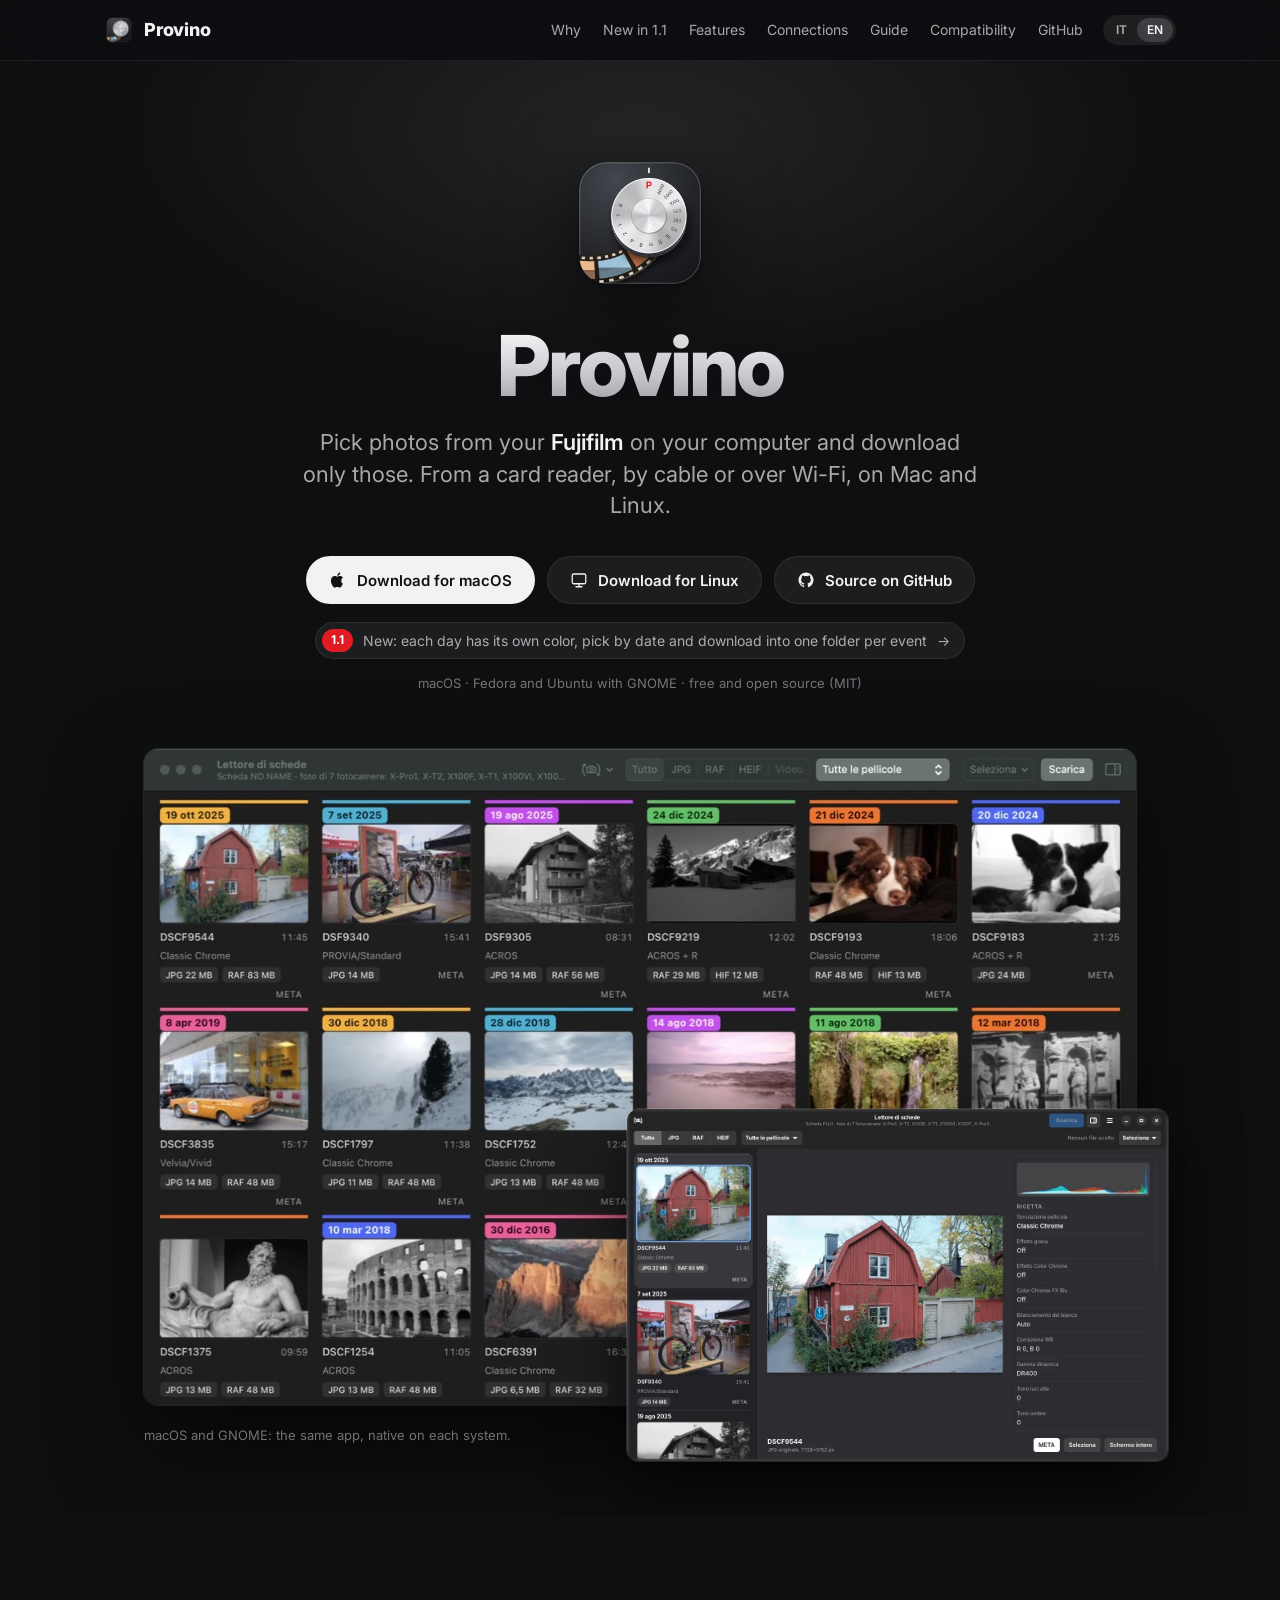
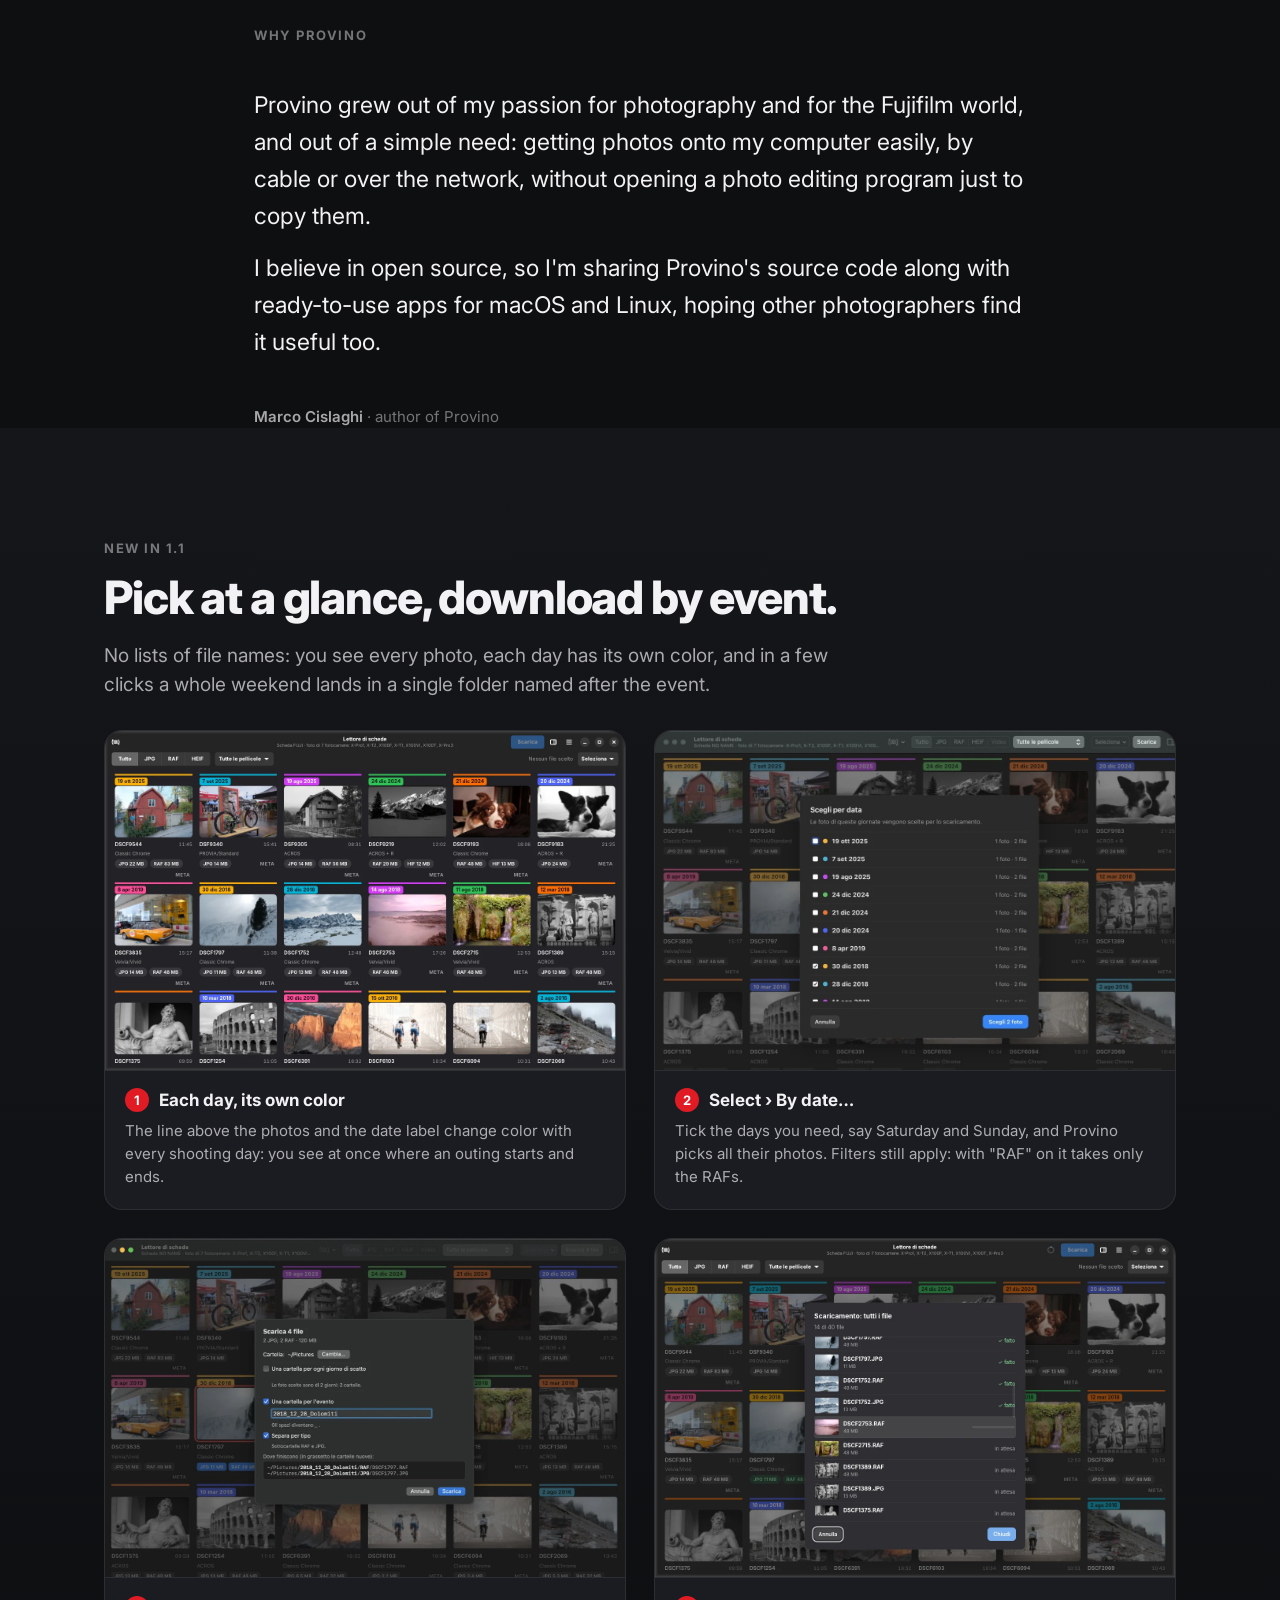
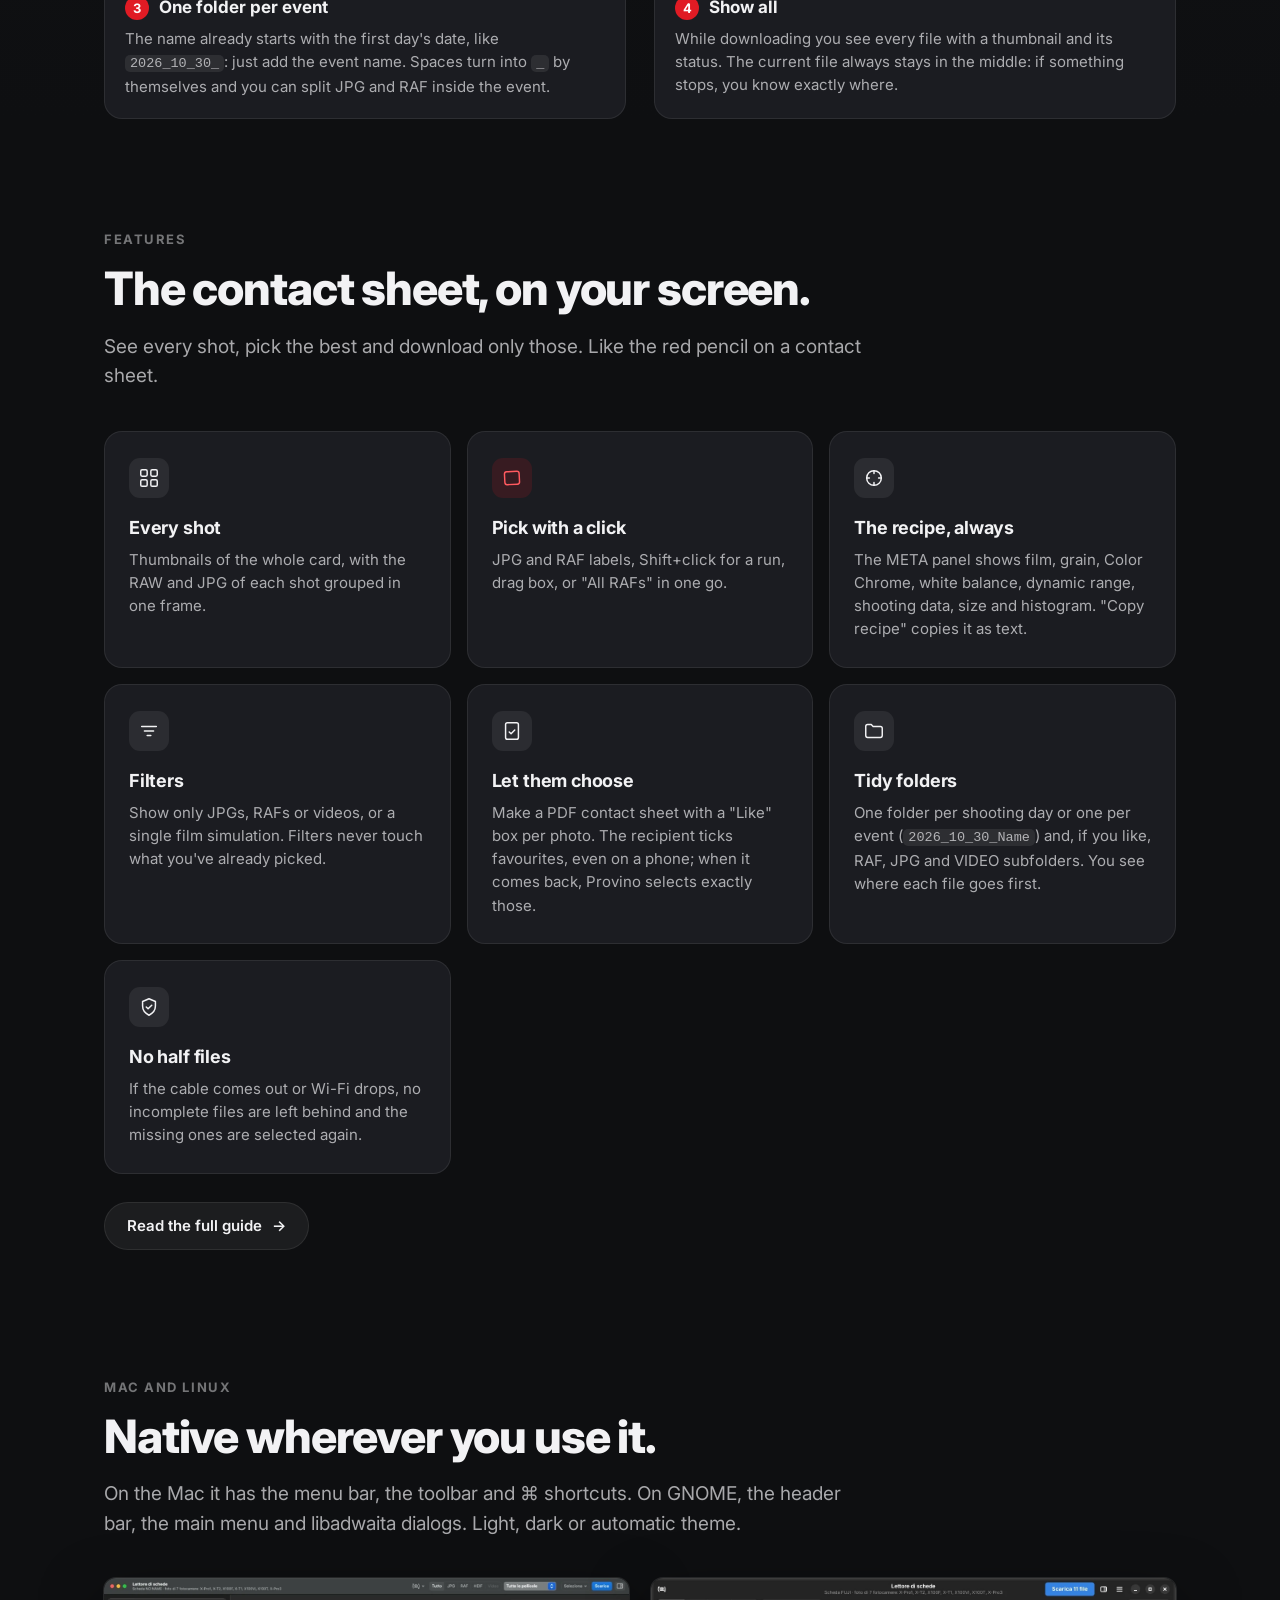
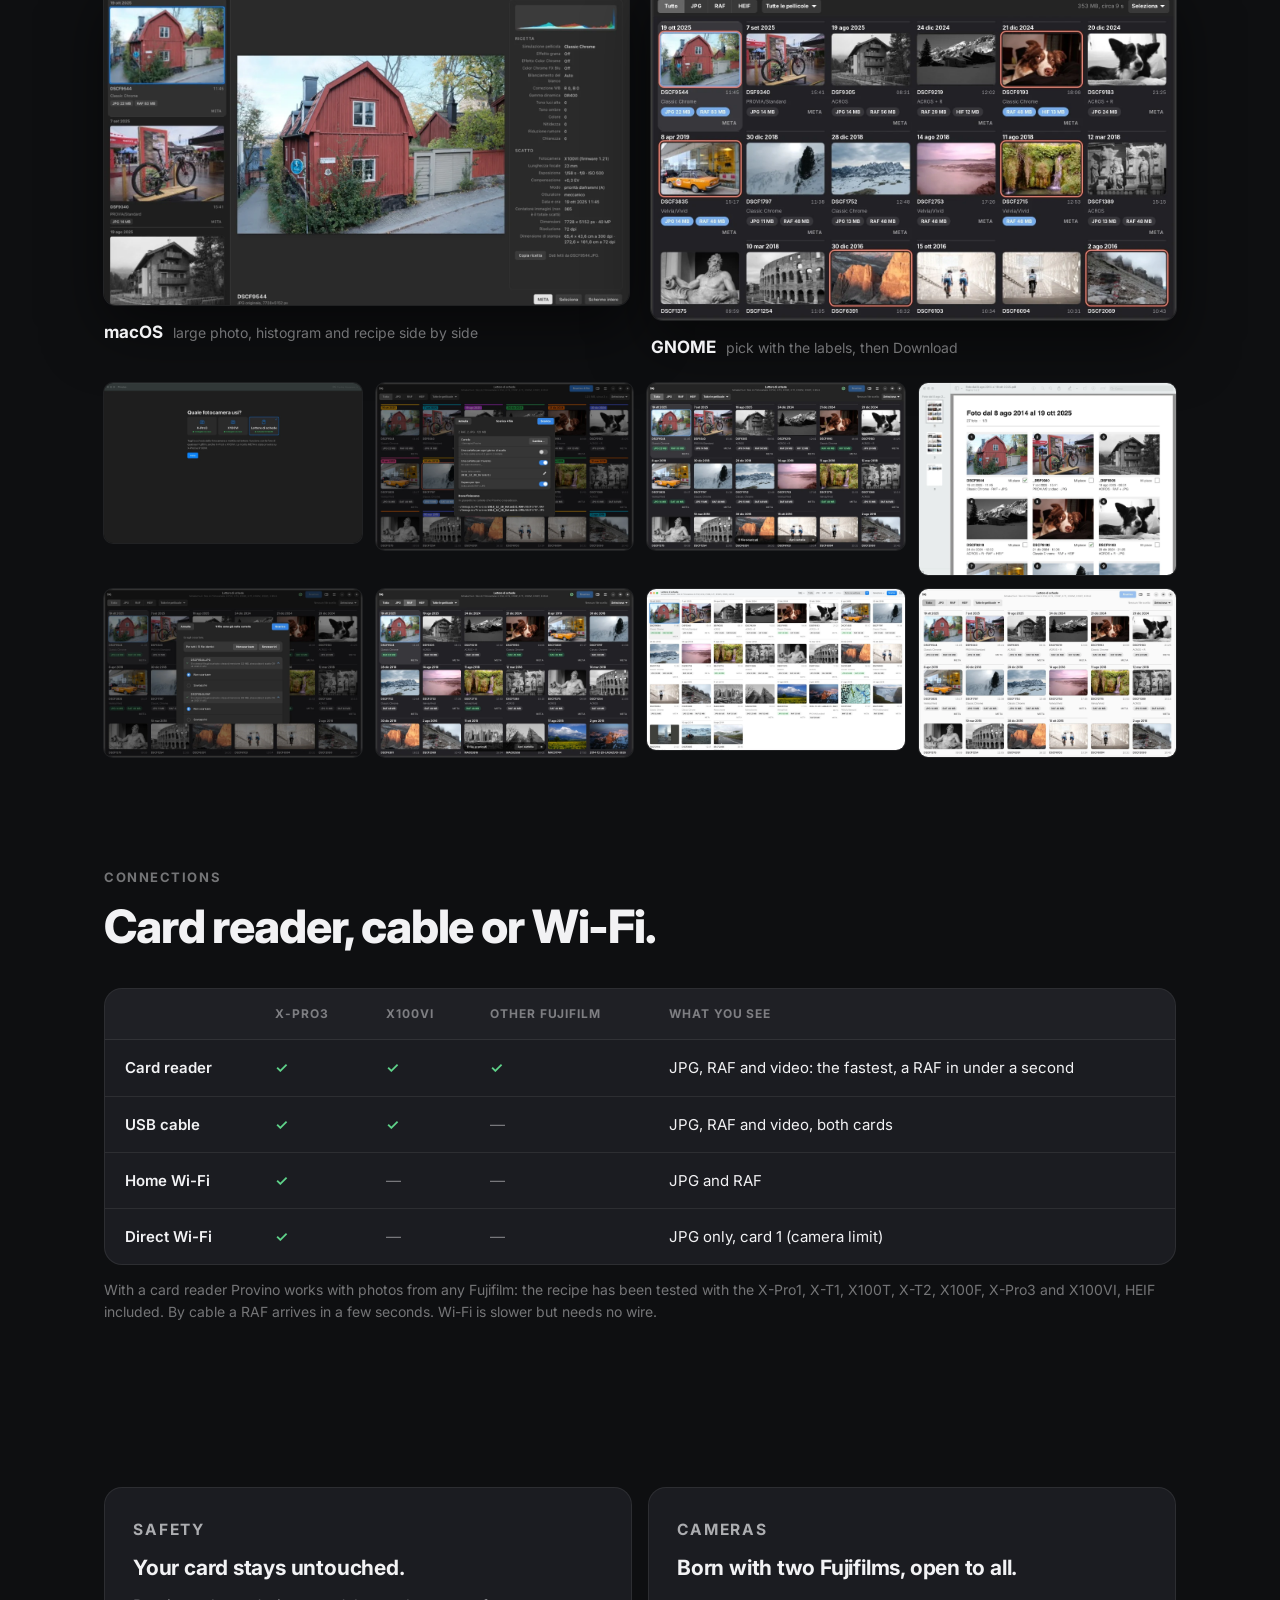
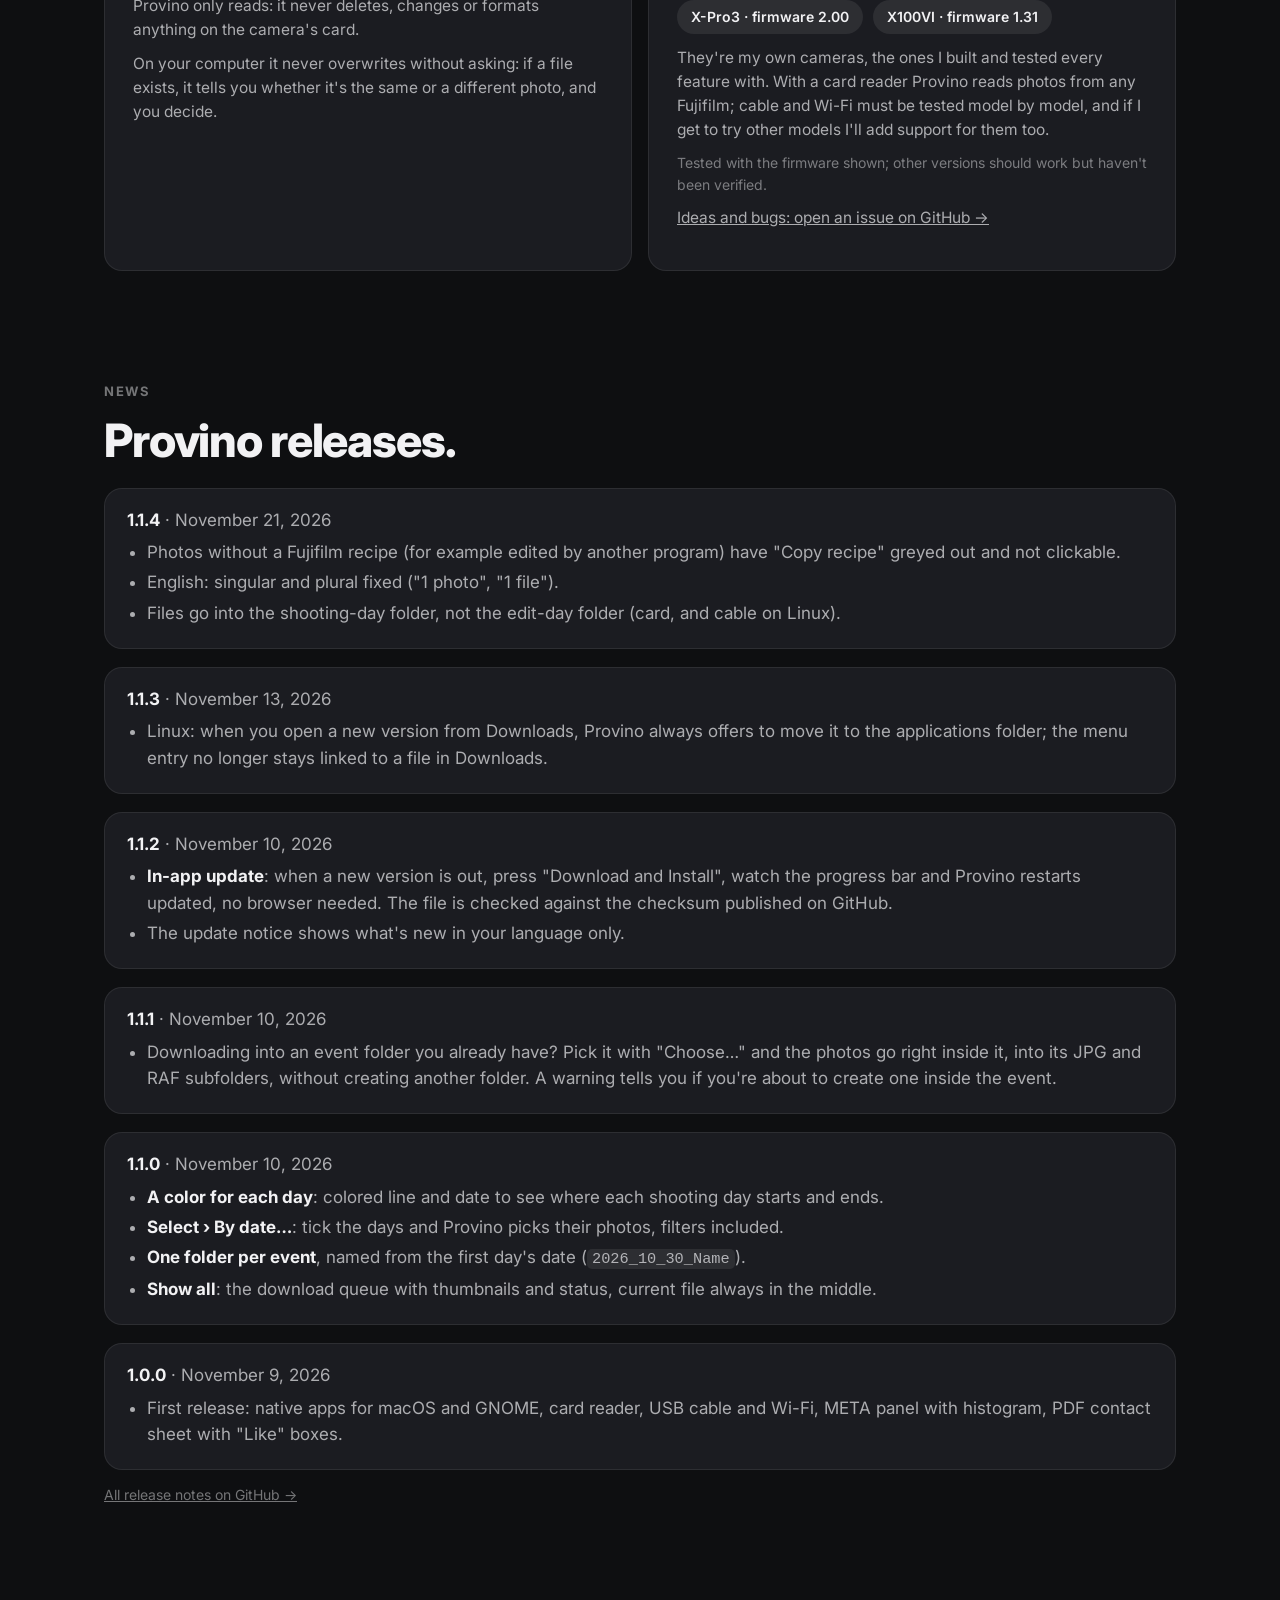
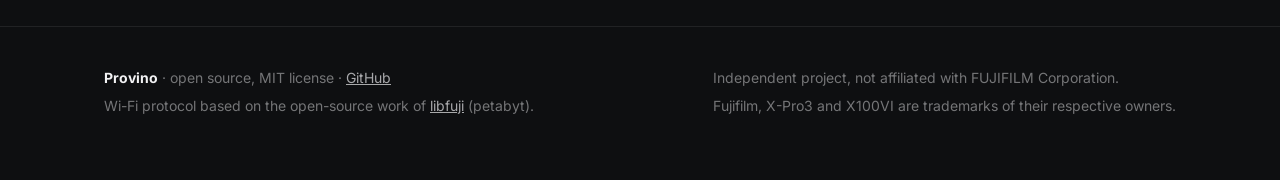
<file: docs/index.html>
<!doctype html>
<html lang="it" data-lang="it">
<head>
<meta charset="utf-8">
<meta name="viewport" content="width=device-width, initial-scale=1">
<title>Provino · scegli e scarica le foto dalla tua Fujifilm</title>
<meta name="description" content="Provino: scegli dal computer le foto della tua Fujifilm e scarica solo quelle, dal lettore di schede, con il cavo USB o via Wi-Fi. Open source, per macOS e Linux.">
<meta property="og:title" content="Provino">
<meta property="og:description" content="Pick photos from any Fujifilm with a card reader, or straight from an X-Pro3 or X100VI by cable or Wi-Fi, and download only those. Open source, macOS and Linux.">
<meta property="og:image" content="img/icon-512.png">
<link rel="icon" href="img/favicon-64.png">
<link rel="apple-touch-icon" href="img/apple-touch-icon.png">
<link rel="preconnect" href="https://fonts.googleapis.com">
<link href="https://fonts.googleapis.com/css2?family=Inter:opsz,wght@14..32,400;14..32,500;14..32,600;14..32,700;14..32,800&display=swap" rel="stylesheet">
<link rel="stylesheet" href="style.css">
</head>
<body>

<nav aria-label="Principale">
  <div class="wrap">
    <a class="brand" href="#top"><img src="img/favicon-64.png" alt="" width="30" height="30">Provino</a>
    <div class="links" id="menu">
      <a href="#perche"><span lang="it">Perché</span><span lang="en">Why</span></a>
      <a href="#giornate"><span lang="it">Novità 1.1</span><span lang="en">New in 1.1</span></a>
      <a href="#funzioni"><span lang="it">Funzioni</span><span lang="en">Features</span></a>
      <a href="#collegamenti"><span lang="it">Collegamenti</span><span lang="en">Connections</span></a>
      <a href="guida.html"><span lang="it">Guida</span><span lang="en">Guide</span></a>
      <a href="compatibilita.html"><span lang="it">Compatibilità</span><span lang="en">Compatibility</span></a>
      <a href="https://github.com/cisla66/Provino">GitHub</a>
    </div>
    <div class="lang" role="group" aria-label="Lingua / Language">
      <button type="button" data-set="it" aria-pressed="true">IT</button>
      <button type="button" data-set="en" aria-pressed="false">EN</button>
    </div>
    <button type="button" class="burger" aria-label="Menu" aria-expanded="false" aria-controls="menu"><span></span><span></span><span></span></button>
  </div>
</nav>

<header class="hero" id="top">
  <div class="wrap">
    <img class="icon" src="img/icon-512.png" alt="Icona di Provino: una ghiera dei tempi con la P rossa e una pellicola" width="148" height="148">
    <h1>Provino</h1>
    <p class="tag">
      <span lang="it">Scegli dal computer le foto della tua <b>Fujifilm</b> e scarica solo quelle. Dal lettore di schede, con il cavo o via Wi-Fi, su Mac e Linux.</span>
      <span lang="en">Pick photos from your <b>Fujifilm</b> on your computer and download only those. From a card reader, by cable or over Wi-Fi, on Mac and Linux.</span>
    </p>
    <div class="cta">
      <a class="btn primary" href="https://github.com/cisla66/Provino/releases/latest">
        <svg viewBox="0 0 24 24" fill="currentColor" aria-hidden="true"><path d="M16.4 12.6c0-2.6 2.1-3.8 2.2-3.9-1.2-1.8-3.1-2-3.7-2-1.6-.2-3.1.9-3.9.9-.8 0-2-.9-3.4-.9-1.7 0-3.3 1-4.2 2.6-1.8 3.1-.5 7.7 1.3 10.2.8 1.2 1.8 2.6 3.1 2.5 1.2 0 1.7-.8 3.2-.8s1.9.8 3.2.8c1.3 0 2.2-1.2 3-2.4.9-1.4 1.3-2.7 1.3-2.8-.1 0-2.6-1-2.1-4.2zM13.9 5c.7-.8 1.1-1.9 1-3-1 0-2.1.7-2.8 1.5-.6.7-1.2 1.8-1 2.9 1.1.1 2.1-.6 2.8-1.4z"/></svg>
        <span lang="it">Scarica per macOS</span><span lang="en">Download for macOS</span>
      </a>
      <a class="btn" href="https://github.com/cisla66/Provino/releases/latest">
        <svg viewBox="0 0 24 24" fill="none" stroke="currentColor" stroke-width="1.7" stroke-linecap="round" stroke-linejoin="round" aria-hidden="true"><rect x="3" y="4" width="18" height="13" rx="2"/><path d="M8 21h8M12 17v4"/></svg>
        <span lang="it">Scarica per Linux</span><span lang="en">Download for Linux</span>
      </a>
      <a class="btn" href="https://github.com/cisla66/Provino">
        <svg viewBox="0 0 24 24" fill="currentColor" aria-hidden="true"><path d="M12 2a10 10 0 0 0-3.2 19.5c.5.1.7-.2.7-.5v-1.7c-2.8.6-3.4-1.3-3.4-1.3-.4-1.2-1.1-1.5-1.1-1.5-.9-.6.1-.6.1-.6 1 .1 1.5 1 1.5 1 .9 1.6 2.4 1.1 3 .8.1-.7.4-1.1.6-1.3-2.2-.3-4.6-1.1-4.6-5 0-1.1.4-2 1-2.7-.1-.3-.4-1.3.1-2.7 0 0 .8-.3 2.8 1a9.6 9.6 0 0 1 5 0c1.9-1.3 2.8-1 2.8-1 .5 1.4.2 2.4.1 2.7.6.7 1 1.6 1 2.7 0 3.9-2.3 4.7-4.6 5 .4.3.7.9.7 1.9V21c0 .3.2.6.7.5A10 10 0 0 0 12 2z"/></svg>
        <span lang="it">Sorgenti su GitHub</span><span lang="en">Source on GitHub</span>
      </a>
    </div>
    <p class="newbadge"><a href="#giornate"><b>1.1</b><span lang="it">Nuovo: ogni giornata ha il suo colore, scegli per data e scarica in una cartella per l'evento</span><span lang="en">New: each day has its own color, pick by date and download into one folder per event</span> →</a></p>
    <p class="soon"><span lang="it">macOS · Fedora e Ubuntu con GNOME · gratuito e open source (MIT)</span><span lang="en">macOS · Fedora and Ubuntu with GNOME · free and open source (MIT)</span></p>
  </div>
  <figure class="show">
    <img class="main" src="img/mac-griglia-scuro.webp" alt="Provino su macOS in tema scuro: la griglia dei provini con un colore per ogni giornata e le etichette JPG e RAF" width="1240" height="820">
    <img class="over" src="img/gnome-foto-meta-scuro.webp" alt="Provino su GNOME in tema scuro: foto grande e pannello META con istogramma e ricetta" width="1320" height="860">
    <figcaption><span lang="it">macOS e GNOME: la stessa app, nativa su ogni sistema.</span><span lang="en">macOS and GNOME: the same app, native on each system.</span></figcaption>
  </figure>
</header>

<main>
  <section id="perche">
    <div class="wrap story">
      <p class="eyebrow"><span lang="it">Perché Provino</span><span lang="en">Why Provino</span></p>
      <blockquote>
        <div lang="it">
          <p>Provino nasce dalla mia passione per la fotografia e per il mondo Fujifilm, e da un bisogno molto semplice: scaricare le foto sul computer in modo agevole, con il cavo o in rete, senza dover aprire programmi di ritocco fotografico solo per copiarle.</p>
          <p>Credo nell'open source, per questo metto a disposizione i sorgenti di Provino insieme alle app pronte per macOS e Linux, sperando che possa essere utile anche ad altri fotografi.</p>
        </div>
        <div lang="en">
          <p>Provino grew out of my passion for photography and for the Fujifilm world, and out of a simple need: getting photos onto my computer easily, by cable or over the network, without opening a photo editing program just to copy them.</p>
          <p>I believe in open source, so I'm sharing Provino's source code along with ready-to-use apps for macOS and Linux, hoping other photographers find it useful too.</p>
        </div>
      </blockquote>
      <cite><b>Marco Cislaghi</b> · <span lang="it">autore di Provino</span><span lang="en">author of Provino</span></cite>
    </div>
  </section>

  <section id="giornate" class="spot">
    <div class="wrap">
      <p class="eyebrow"><span lang="it">Novità della 1.1</span><span lang="en">New in 1.1</span></p>
      <h2><span lang="it">Scegli a colpo d'occhio, scarica per evento.</span><span lang="en">Pick at a glance, download by event.</span></h2>
      <p class="lead"><span lang="it">Niente elenchi di nomi di file: vedi tutte le foto, ogni giornata ha il suo colore e con pochi clic un weekend intero finisce in una sola cartella, con il nome dell'evento.</span><span lang="en">No lists of file names: you see every photo, each day has its own color, and in a few clicks a whole weekend lands in a single folder named after the event.</span></p>
      <div class="flow">
        <figure>
          <img src="img/gnome-giornate-scuro.webp" alt="La griglia con una linea e un'etichetta di colore diverso per ogni giorno di scatto" width="1320" height="860" loading="lazy">
          <figcaption><b><i>1</i><span lang="it">Ogni giornata, il suo colore</span><span lang="en">Each day, its own color</span></b><span lang="it">La linea sopra le foto e l'etichetta con la data cambiano colore a ogni giorno di scatto: vedi subito dove inizia e dove finisce un'uscita.</span><span lang="en">The line above the photos and the date label change color with every shooting day: you see at once where an outing starts and ends.</span></figcaption>
        </figure>
        <figure>
          <img src="img/mac-per-data-scuro.webp" alt="Seleziona, Per data: l'elenco dei giorni con le caselle da spuntare" width="1220" height="806" loading="lazy">
          <figcaption><b><i>2</i><span lang="it">Seleziona › Per data…</span><span lang="en">Select › By date…</span></b><span lang="it">Spunti i giorni che ti servono, per esempio sabato e domenica, e Provino sceglie tutte le loro foto. Rispetta i filtri: con «RAF» attivo prende solo i RAF.</span><span lang="en">Tick the days you need, say Saturday and Sunday, and Provino picks all their photos. Filters still apply: with "RAF" on it takes only the RAFs.</span></figcaption>
        </figure>
        <figure>
          <img src="img/mac-evento-scuro.webp" alt="La finestra Scarica con la cartella dell'evento 2018_12_28_Dolomiti" width="1352" height="896" loading="lazy">
          <figcaption><b><i>3</i><span lang="it">Una cartella per l'evento</span><span lang="en">One folder per event</span></b><span lang="it">Il nome parte già dalla data del primo giorno, come <code>2026_10_30_</code>: aggiungi solo il nome dell'evento. Gli spazi diventano <code>_</code> da soli e puoi separare JPG e RAF dentro l'evento.</span><span lang="en">The name already starts with the first day's date, like <code>2026_10_30_</code>: just add the event name. Spaces turn into <code>_</code> by themselves and you can split JPG and RAF inside the event.</span></figcaption>
        </figure>
        <figure>
          <img src="img/gnome-coda-scuro.webp" alt="Mostra tutti: l'elenco dei file in scaricamento, con il file in corso al centro" width="1320" height="860" loading="lazy">
          <figcaption><b><i>4</i><span lang="it">Mostra tutti</span><span lang="en">Show all</span></b><span lang="it">Durante lo scaricamento vedi tutti i file con miniatura e stato. Il file in corso resta sempre al centro: se qualcosa si interrompe, sai subito dove.</span><span lang="en">While downloading you see every file with a thumbnail and its status. The current file always stays in the middle: if something stops, you know exactly where.</span></figcaption>
        </figure>
      </div>
    </div>
  </section>

  <section id="funzioni">
    <div class="wrap">
      <p class="eyebrow"><span lang="it">Funzioni</span><span lang="en">Features</span></p>
      <h2><span lang="it">Il foglio dei provini, sul tuo schermo.</span><span lang="en">The contact sheet, on your screen.</span></h2>
      <p class="lead"><span lang="it">Guardi tutti gli scatti, scegli i migliori e scarichi soltanto quelli. Come una volta con la matita rossa sul foglio dei provini.</span><span lang="en">See every shot, pick the best and download only those. Like the red pencil on a contact sheet.</span></p>
      <div class="grid">
        <div class="feat">
          <div class="ic"><svg viewBox="0 0 24 24"><rect x="3" y="3" width="7" height="7" rx="1.5"/><rect x="14" y="3" width="7" height="7" rx="1.5"/><rect x="3" y="14" width="7" height="7" rx="1.5"/><rect x="14" y="14" width="7" height="7" rx="1.5"/></svg></div>
          <h3><span lang="it">Tutti gli scatti</span><span lang="en">Every shot</span></h3>
          <p><span lang="it">Miniature di tutta la scheda, con RAW e JPG dello stesso scatto riuniti in un solo provino.</span><span lang="en">Thumbnails of the whole card, with the RAW and JPG of each shot grouped in one frame.</span></p>
        </div>
        <div class="feat red">
          <div class="ic"><svg viewBox="0 0 24 24"><rect x="4" y="5" width="16" height="14" rx="2.5" transform="rotate(-3 12 12)"/></svg></div>
          <h3><span lang="it">Scegli con un clic</span><span lang="en">Pick with a click</span></h3>
          <p><span lang="it">Etichette JPG e RAF, Maiusc+clic per una serie, riquadro, oppure «Tutti i RAF» in un colpo.</span><span lang="en">JPG and RAF labels, Shift+click for a run, drag box, or "All RAFs" in one go.</span></p>
        </div>
        <div class="feat">
          <div class="ic"><svg viewBox="0 0 24 24"><circle cx="12" cy="12" r="8"/><path d="M12 4v3M12 17v3M4 12h3M17 12h3"/></svg></div>
          <h3><span lang="it">La ricetta, sempre</span><span lang="en">The recipe, always</span></h3>
          <p><span lang="it">Il pannello META mostra pellicola, grana, Color Chrome, bilanciamento, gamma dinamica, dati di scatto, dimensioni e istogramma. «Copia ricetta» la copia come testo.</span><span lang="en">The META panel shows film, grain, Color Chrome, white balance, dynamic range, shooting data, size and histogram. "Copy recipe" copies it as text.</span></p>
        </div>
        <div class="feat">
          <div class="ic"><svg viewBox="0 0 24 24"><path d="M4 7h16M7 12h10M10 17h4"/></svg></div>
          <h3><span lang="it">Filtri</span><span lang="en">Filters</span></h3>
          <p><span lang="it">Mostra solo JPG, RAF o video, oppure una sola simulazione pellicola. Il filtro non tocca quello che hai già scelto.</span><span lang="en">Show only JPGs, RAFs or videos, or a single film simulation. Filters never touch what you've already picked.</span></p>
        </div>
        <div class="feat">
          <div class="ic"><svg viewBox="0 0 24 24"><rect x="5" y="3" width="14" height="18" rx="2"/><path d="m9 13 2 2 4-4"/></svg></div>
          <h3><span lang="it">Fai scegliere chi riceve</span><span lang="en">Let them choose</span></h3>
          <p><span lang="it">Crea un PDF dei provini con una casella «Mi piace» per ogni foto. Chi lo riceve spunta le preferite, anche dal telefono; quando torna, Provino seleziona proprio quelle.</span><span lang="en">Make a PDF contact sheet with a "Like" box per photo. The recipient ticks favourites, even on a phone; when it comes back, Provino selects exactly those.</span></p>
        </div>
        <div class="feat">
          <div class="ic"><svg viewBox="0 0 24 24"><path d="M3 7a2 2 0 0 1 2-2h4l2 2h8a2 2 0 0 1 2 2v8a2 2 0 0 1-2 2H5a2 2 0 0 1-2-2z"/></svg></div>
          <h3><span lang="it">Cartelle ordinate</span><span lang="en">Tidy folders</span></h3>
          <p><span lang="it">Una cartella per ogni giorno di scatto o una per l'evento (<code>2026_10_30_Nome</code>) e, se vuoi, sottocartelle RAF, JPG e VIDEO. Vedi prima dove finisce ogni file.</span><span lang="en">One folder per shooting day or one per event (<code>2026_10_30_Name</code>) and, if you like, RAF, JPG and VIDEO subfolders. You see where each file goes first.</span></p>
        </div>
        <div class="feat">
          <div class="ic"><svg viewBox="0 0 24 24"><path d="M12 3l7 3v5c0 4.5-3 8-7 10-4-2-7-5.5-7-10V6z"/><path d="m9 12 2 2 4-4"/></svg></div>
          <h3><span lang="it">Nessun file a metà</span><span lang="en">No half files</span></h3>
          <p><span lang="it">Se il cavo si stacca o il Wi-Fi cade, i file incompleti non restano nella cartella e quelli mancanti tornano selezionati.</span><span lang="en">If the cable comes out or Wi-Fi drops, no incomplete files are left behind and the missing ones are selected again.</span></p>
        </div>
      </div>
      <p style="margin-top:28px"><a class="btn" href="guida.html"><span lang="it">Leggi la guida completa</span><span lang="en">Read the full guide</span> →</a></p>
    </div>
  </section>

  <section id="sistemi">
    <div class="wrap">
      <p class="eyebrow"><span lang="it">Mac e Linux</span><span lang="en">Mac and Linux</span></p>
      <h2><span lang="it">Nativa dove la usi.</span><span lang="en">Native wherever you use it.</span></h2>
      <p class="lead"><span lang="it">Sul Mac ha la barra dei menu, la barra degli strumenti e le scorciatoie ⌘. Su GNOME la barra in alto, il menu principale e le finestre di libadwaita. Tema chiaro, scuro o automatico.</span><span lang="en">On the Mac it has the menu bar, the toolbar and ⌘ shortcuts. On GNOME, the header bar, the main menu and libadwaita dialogs. Light, dark or automatic theme.</span></p>
      <div class="plat">
        <figure>
          <div class="shot"><img src="img/mac-foto-meta-scuro.webp" alt="Provino su macOS in tema scuro, con foto grande, istogramma e ricetta" width="1373" height="856" loading="lazy"></div>
          <figcaption><b>macOS</b><span lang="it">foto grande, istogramma e ricetta affiancati</span><span lang="en">large photo, histogram and recipe side by side</span></figcaption>
        </figure>
        <figure>
          <div class="shot"><img src="img/gnome-scelte-scuro.webp" alt="Provino su GNOME: foto scelte con le etichette, pronte da scaricare" width="1320" height="860" loading="lazy"></div>
          <figcaption><b>GNOME</b><span lang="it">scegli con le etichette, poi Scarica</span><span lang="en">pick with the labels, then Download</span></figcaption>
        </figure>
      </div>
      <div class="gallery">
        <img src="img/mac-scelta-scuro.webp" alt="macOS: scelta della fotocamera, con fotocamere e lettore collegati" loading="lazy" width="1373" height="856">
        <img src="img/gnome-evento-scuro.webp" alt="GNOME: finestra Scarica con la cartella dell'evento" loading="lazy" width="1320" height="860">
        <img src="img/gnome-scaricati-scuro.webp" alt="GNOME: download finito, con Apri cartella" loading="lazy" width="1320" height="860">
        <img src="img/mac-pdf-anteprima.webp" alt="Il PDF dei provini con le caselle Mi piace, aperto in Anteprima" loading="lazy" width="1250" height="936">
        <img src="img/gnome-gia-presenti-scuro.webp" alt="GNOME: file già nella cartella, scegli cosa fare" loading="lazy" width="1320" height="860">
        <img src="img/gnome-filtro-raf-scuro.webp" alt="GNOME: filtro RAF" loading="lazy" width="1320" height="860">
        <img src="img/mac-griglia-chiaro.webp" alt="macOS in tema chiaro" loading="lazy" width="1373" height="856">
        <img src="img/gnome-griglia-chiaro.webp" alt="GNOME in tema chiaro" loading="lazy" width="1320" height="860">
      </div>
    </div>
  </section>

  <section id="collegamenti">
    <div class="wrap">
      <p class="eyebrow"><span lang="it">Collegamenti</span><span lang="en">Connections</span></p>
      <h2><span lang="it">Lettore di schede, cavo o Wi-Fi.</span><span lang="en">Card reader, cable or Wi-Fi.</span></h2>
      <table class="compat">
        <thead><tr><th></th><th>X-Pro3</th><th>X100VI</th><th><span lang="it">Altre Fujifilm</span><span lang="en">Other Fujifilm</span></th><th><span lang="it">Cosa vedi</span><span lang="en">What you see</span></th></tr></thead>
        <tbody>
          <tr><td><span lang="it">Lettore di schede</span><span lang="en">Card reader</span></td><td data-it="X-Pro3" data-en="X-Pro3" class="yes">✓</td><td data-it="X100VI" data-en="X100VI" class="yes">✓</td><td data-it="Altre Fujifilm" data-en="Other Fujifilm" class="yes">✓</td><td data-it="Cosa vedi" data-en="What you see"><span lang="it">JPG, RAF e video: il più veloce, un RAF in meno di un secondo</span><span lang="en">JPG, RAF and video: the fastest, a RAF in under a second</span></td></tr>
          <tr><td><span lang="it">Cavo USB</span><span lang="en">USB cable</span></td><td data-it="X-Pro3" data-en="X-Pro3" class="yes">✓</td><td data-it="X100VI" data-en="X100VI" class="yes">✓</td><td data-it="Altre Fujifilm" data-en="Other Fujifilm" class="no">—</td><td data-it="Cosa vedi" data-en="What you see"><span lang="it">JPG, RAF e video, tutte e due le schede</span><span lang="en">JPG, RAF and video, both cards</span></td></tr>
          <tr><td><span lang="it">Wi-Fi di casa</span><span lang="en">Home Wi-Fi</span></td><td data-it="X-Pro3" data-en="X-Pro3" class="yes">✓</td><td data-it="X100VI" data-en="X100VI" class="no">—</td><td data-it="Altre Fujifilm" data-en="Other Fujifilm" class="no">—</td><td data-it="Cosa vedi" data-en="What you see"><span lang="it">JPG e RAF</span><span lang="en">JPG and RAF</span></td></tr>
          <tr><td><span lang="it">Wi-Fi diretto</span><span lang="en">Direct Wi-Fi</span></td><td data-it="X-Pro3" data-en="X-Pro3" class="yes">✓</td><td data-it="X100VI" data-en="X100VI" class="no">—</td><td data-it="Altre Fujifilm" data-en="Other Fujifilm" class="no">—</td><td data-it="Cosa vedi" data-en="What you see"><span lang="it">solo JPG, scheda 1 (limite della fotocamera)</span><span lang="en">JPG only, card 1 (camera limit)</span></td></tr>
        </tbody>
      </table>
      <p class="note"><span lang="it">Con il lettore di schede Provino funziona con le foto di qualsiasi Fujifilm: la ricetta è stata provata con X-Pro1, X-T1, X100T, X-T2, X100F, X-Pro3 e X100VI, anche in HEIF. Con il cavo un RAF arriva in pochi secondi. Il Wi-Fi è più lento ma non serve nessun filo.</span><span lang="en">With a card reader Provino works with photos from any Fujifilm: the recipe has been tested with the X-Pro1, X-T1, X100T, X-T2, X100F, X-Pro3 and X100VI, HEIF included. By cable a RAF arrives in a few seconds. Wi-Fi is slower but needs no wire.</span></p>
    </div>
  </section>

  <section id="sicurezza">
    <div class="wrap">
      <div class="two">
        <div class="panel">
          <p class="eyebrow"><span lang="it">Sicurezza</span><span lang="en">Safety</span></p>
          <h3><span lang="it">La tua scheda non si tocca.</span><span lang="en">Your card stays untouched.</span></h3>
          <p><span lang="it">Provino legge soltanto: non cancella, non modifica e non formatta mai nulla sulla scheda della fotocamera.</span><span lang="en">Provino only reads: it never deletes, changes or formats anything on the camera's card.</span></p>
          <p><span lang="it">Sul computer non sovrascrive niente senza chiedertelo: se un file c'è già, ti dice se è lo stesso o una foto diversa e decidi tu.</span><span lang="en">On your computer it never overwrites without asking: if a file exists, it tells you whether it's the same or a different photo, and you decide.</span></p>
        </div>
        <div class="panel">
          <p class="eyebrow"><span lang="it">Fotocamere</span><span lang="en">Cameras</span></p>
          <h3><span lang="it">Nata con due Fujifilm, aperta a tutte.</span><span lang="en">Born with two Fujifilms, open to all.</span></h3>
          <div class="chips"><span class="chip">X-Pro3 · firmware 2.00</span><span class="chip">X100VI · firmware 1.31</span></div>
          <p><span lang="it">Sono le mie fotocamere, quelle con cui ho sviluppato e provato ogni funzione. Con il lettore di schede Provino legge le foto di qualsiasi Fujifilm; cavo e Wi-Fi vanno provati modello per modello, e se potrò provare altri modelli aggiungerò anche il loro supporto.</span><span lang="en">They're my own cameras, the ones I built and tested every feature with. With a card reader Provino reads photos from any Fujifilm; cable and Wi-Fi must be tested model by model, and if I get to try other models I'll add support for them too.</span></p>
          <p style="font-size:14px;color:var(--ink3)"><span lang="it">Provate con i firmware indicati; con altre versioni dovrebbe funzionare, ma non è stato verificato.</span><span lang="en">Tested with the firmware shown; other versions should work but haven't been verified.</span></p>
          <p><a href="https://github.com/cisla66/Provino/issues"><span lang="it">Suggerimenti e bug: apri una segnalazione su GitHub →</span><span lang="en">Ideas and bugs: open an issue on GitHub →</span></a></p>
        </div>
      </div>
    </div>
  </section>
  <section id="novita">
    <div class="wrap">
      <p class="eyebrow"><span lang="it">Novità</span><span lang="en">News</span></p>
      <h2><span lang="it">Le versioni di Provino.</span><span lang="en">Provino releases.</span></h2>
      <div class="news">
        <article>
          <p class="when"><b>1.1.4</b> · <span lang="it">21 novembre 2026</span><span lang="en">November 21, 2026</span></p>
          <ul>
            <li><span lang="it">Le foto senza ricetta Fujifilm (per esempio modificate da un altro programma) hanno «Copia ricetta» in grigio e non cliccabile.</span><span lang="en">Photos without a Fujifilm recipe (for example edited by another program) have "Copy recipe" greyed out and not clickable.</span></li>
            <li><span lang="it">Inglese: singolare e plurale corretti («1 photo», «1 file»).</span><span lang="en">English: singular and plural fixed ("1 photo", "1 file").</span></li>
            <li><span lang="it">I file sono messi nella cartella del giorno di scatto, non del giorno della modifica (scheda, e cavo su Linux).</span><span lang="en">Files go into the shooting-day folder, not the edit-day folder (card, and cable on Linux).</span></li>
          </ul>
        </article>
        <article>
          <p class="when"><b>1.1.3</b> · <span lang="it">13 novembre 2026</span><span lang="en">November 13, 2026</span></p>
          <ul>
            <li><span lang="it">Linux: se apri una nuova versione da Scaricati, Provino propone sempre di spostarla nella cartella delle applicazioni; la voce nel menu non resta più collegata a un file in Scaricati.</span><span lang="en">Linux: when you open a new version from Downloads, Provino always offers to move it to the applications folder; the menu entry no longer stays linked to a file in Downloads.</span></li>
          </ul>
        </article>
        <article>
          <p class="when"><b>1.1.2</b> · <span lang="it">10 novembre 2026</span><span lang="en">November 10, 2026</span></p>
          <ul>
            <li><span lang="it"><b>Aggiornamento dentro Provino</b>: quando esce una versione nuova premi «Scarica e installa», vedi la barra di avanzamento e Provino si riavvia aggiornato, senza passare dal browser. Il file viene controllato con l'impronta pubblicata su GitHub.</span><span lang="en"><b>In-app update</b>: when a new version is out, press "Download and Install", watch the progress bar and Provino restarts updated, no browser needed. The file is checked against the checksum published on GitHub.</span></li>
            <li><span lang="it">L'avviso di aggiornamento mostra le novità solo nella tua lingua.</span><span lang="en">The update notice shows what's new in your language only.</span></li>
          </ul>
        </article>
        <article>
          <p class="when"><b>1.1.1</b> · <span lang="it">10 novembre 2026</span><span lang="en">November 10, 2026</span></p>
          <ul>
            <li><span lang="it">Scarichi in una cartella evento che hai già? Scegli la cartella con «Cambia…» e le foto vanno direttamente lì dentro, nelle sottocartelle JPG e RAF, senza creare un'altra cartella. Un avviso ti segnala se stai per crearne una dentro l'evento.</span><span lang="en">Downloading into an event folder you already have? Pick it with "Choose…" and the photos go right inside it, into its JPG and RAF subfolders, without creating another folder. A warning tells you if you're about to create one inside the event.</span></li>
          </ul>
        </article>
        <article>
          <p class="when"><b>1.1.0</b> · <span lang="it">10 novembre 2026</span><span lang="en">November 10, 2026</span></p>
          <ul>
            <li><span lang="it"><b>Colore per ogni giornata</b>: linea e data colorate per vedere dove inizia e finisce ogni giorno di scatto.</span><span lang="en"><b>A color for each day</b>: colored line and date to see where each shooting day starts and ends.</span></li>
            <li><span lang="it"><b>Seleziona › Per data…</b>: spunti i giorni e Provino sceglie le loro foto, rispettando i filtri.</span><span lang="en"><b>Select › By date…</b>: tick the days and Provino picks their photos, filters included.</span></li>
            <li><span lang="it"><b>Una cartella per l'evento</b>, con il nome che parte dalla data del primo giorno (<code>2026_10_30_Nome</code>).</span><span lang="en"><b>One folder per event</b>, named from the first day's date (<code>2026_10_30_Name</code>).</span></li>
            <li><span lang="it"><b>Mostra tutti</b>: la coda dello scaricamento con miniature e stato, con il file in corso sempre al centro.</span><span lang="en"><b>Show all</b>: the download queue with thumbnails and status, current file always in the middle.</span></li>
          </ul>
        </article>
        <article>
          <p class="when"><b>1.0.0</b> · <span lang="it">9 novembre 2026</span><span lang="en">November 9, 2026</span></p>
          <ul>
            <li><span lang="it">Prima versione: app native per macOS e GNOME, lettore di schede, cavo USB e Wi-Fi, pannello META con istogramma, PDF dei provini con le caselle «Mi piace».</span><span lang="en">First release: native apps for macOS and GNOME, card reader, USB cable and Wi-Fi, META panel with histogram, PDF contact sheet with "Like" boxes.</span></li>
          </ul>
        </article>
      </div>
      <p class="note"><a href="https://github.com/cisla66/Provino/releases"><span lang="it">Tutte le note di rilascio su GitHub →</span><span lang="en">All release notes on GitHub →</span></a></p>
    </div>
  </section>
</main>

<footer>
  <div class="wrap">
    <div>
      <p><b style="color:var(--ink)">Provino</b> · <span lang="it">open source, licenza MIT</span><span lang="en">open source, MIT license</span> · <a href="https://github.com/cisla66/Provino">GitHub</a></p>
      <p><span lang="it">Protocollo Wi-Fi basato sul lavoro open source di</span><span lang="en">Wi-Fi protocol based on the open-source work of</span> <a href="https://github.com/petabyt/libfuji">libfuji</a> (petabyt).</p>
    </div>
    <div>
      <p><span lang="it">Progetto indipendente, non affiliato a FUJIFILM Corporation.</span><span lang="en">Independent project, not affiliated with FUJIFILM Corporation.</span></p>
      <p><span lang="it">Fujifilm, X-Pro3 e X100VI sono marchi dei rispettivi proprietari.</span><span lang="en">Fujifilm, X-Pro3 and X100VI are trademarks of their respective owners.</span></p>
    </div>
  </div>
</footer>

<dialog id="lb" aria-label="Immagine ingrandita"><img alt=""></dialog>

<script src="site.js"></script>
</body>
</html>
</file>
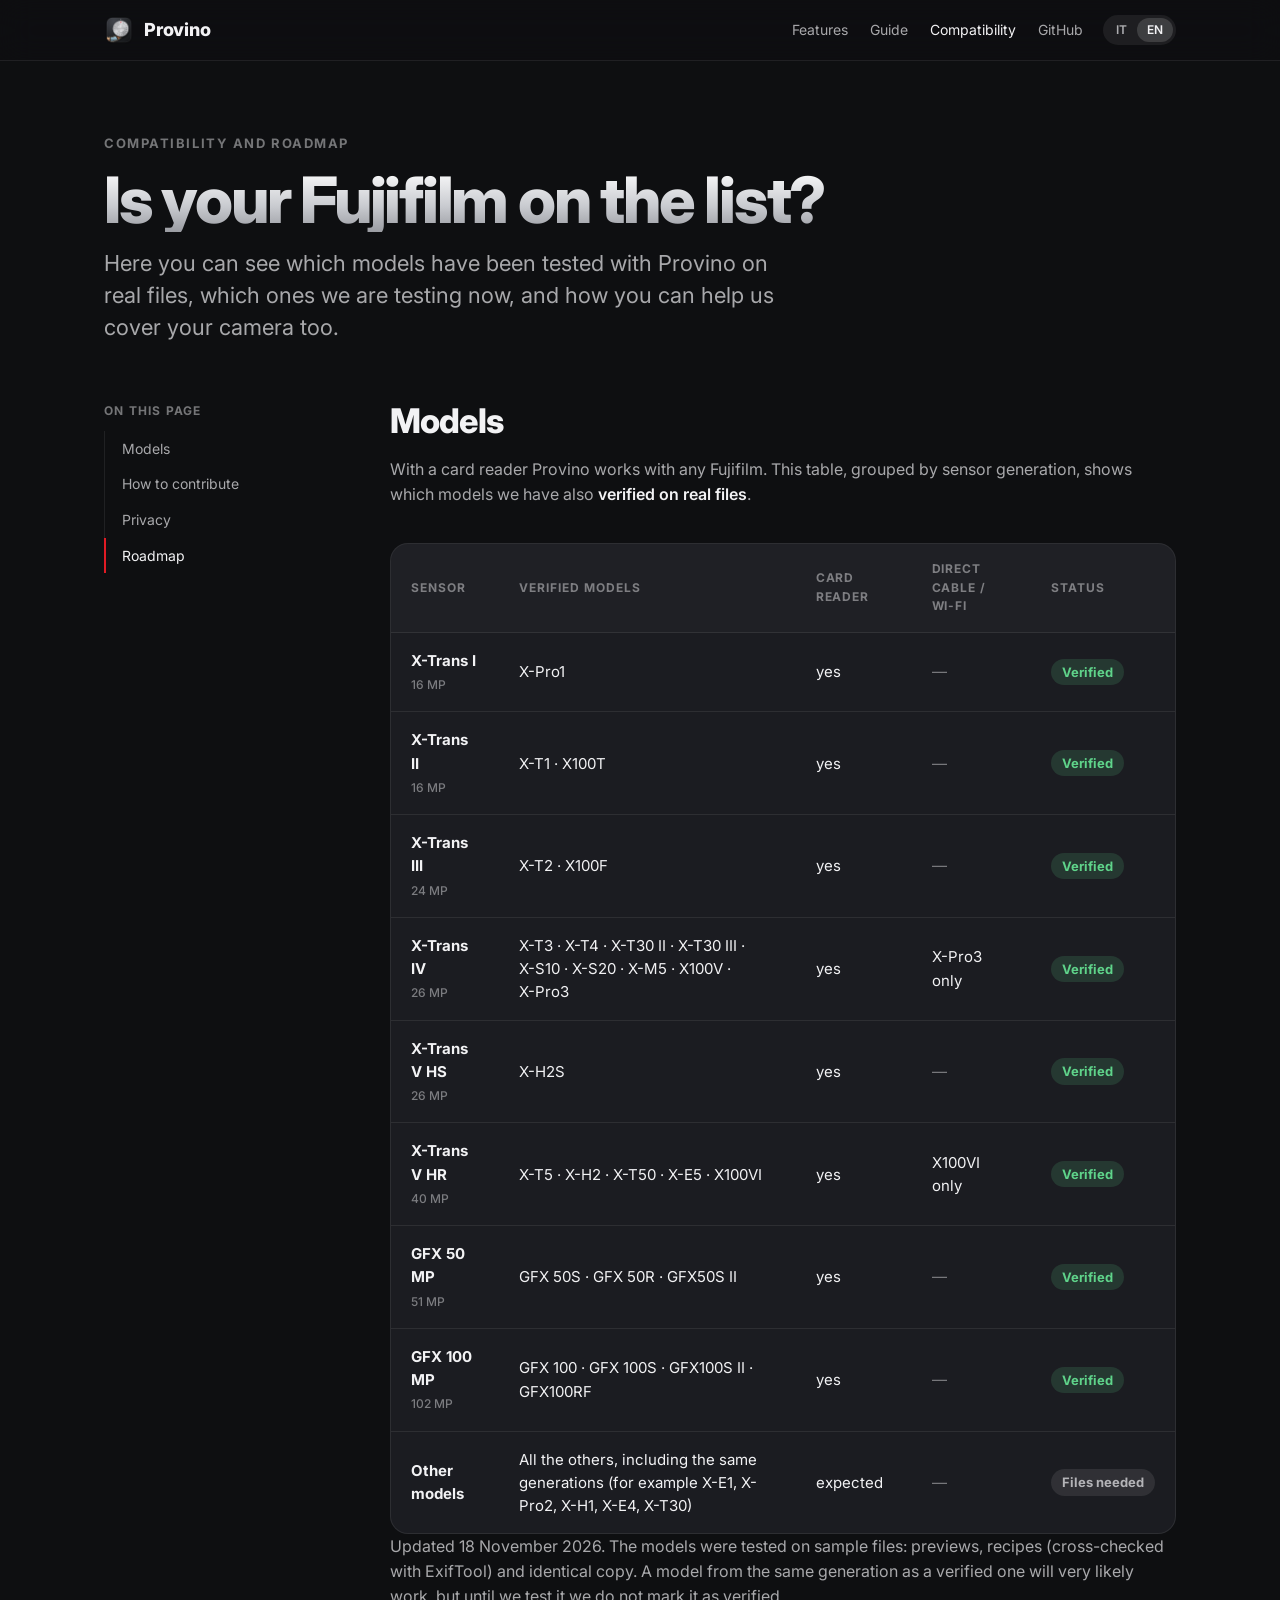
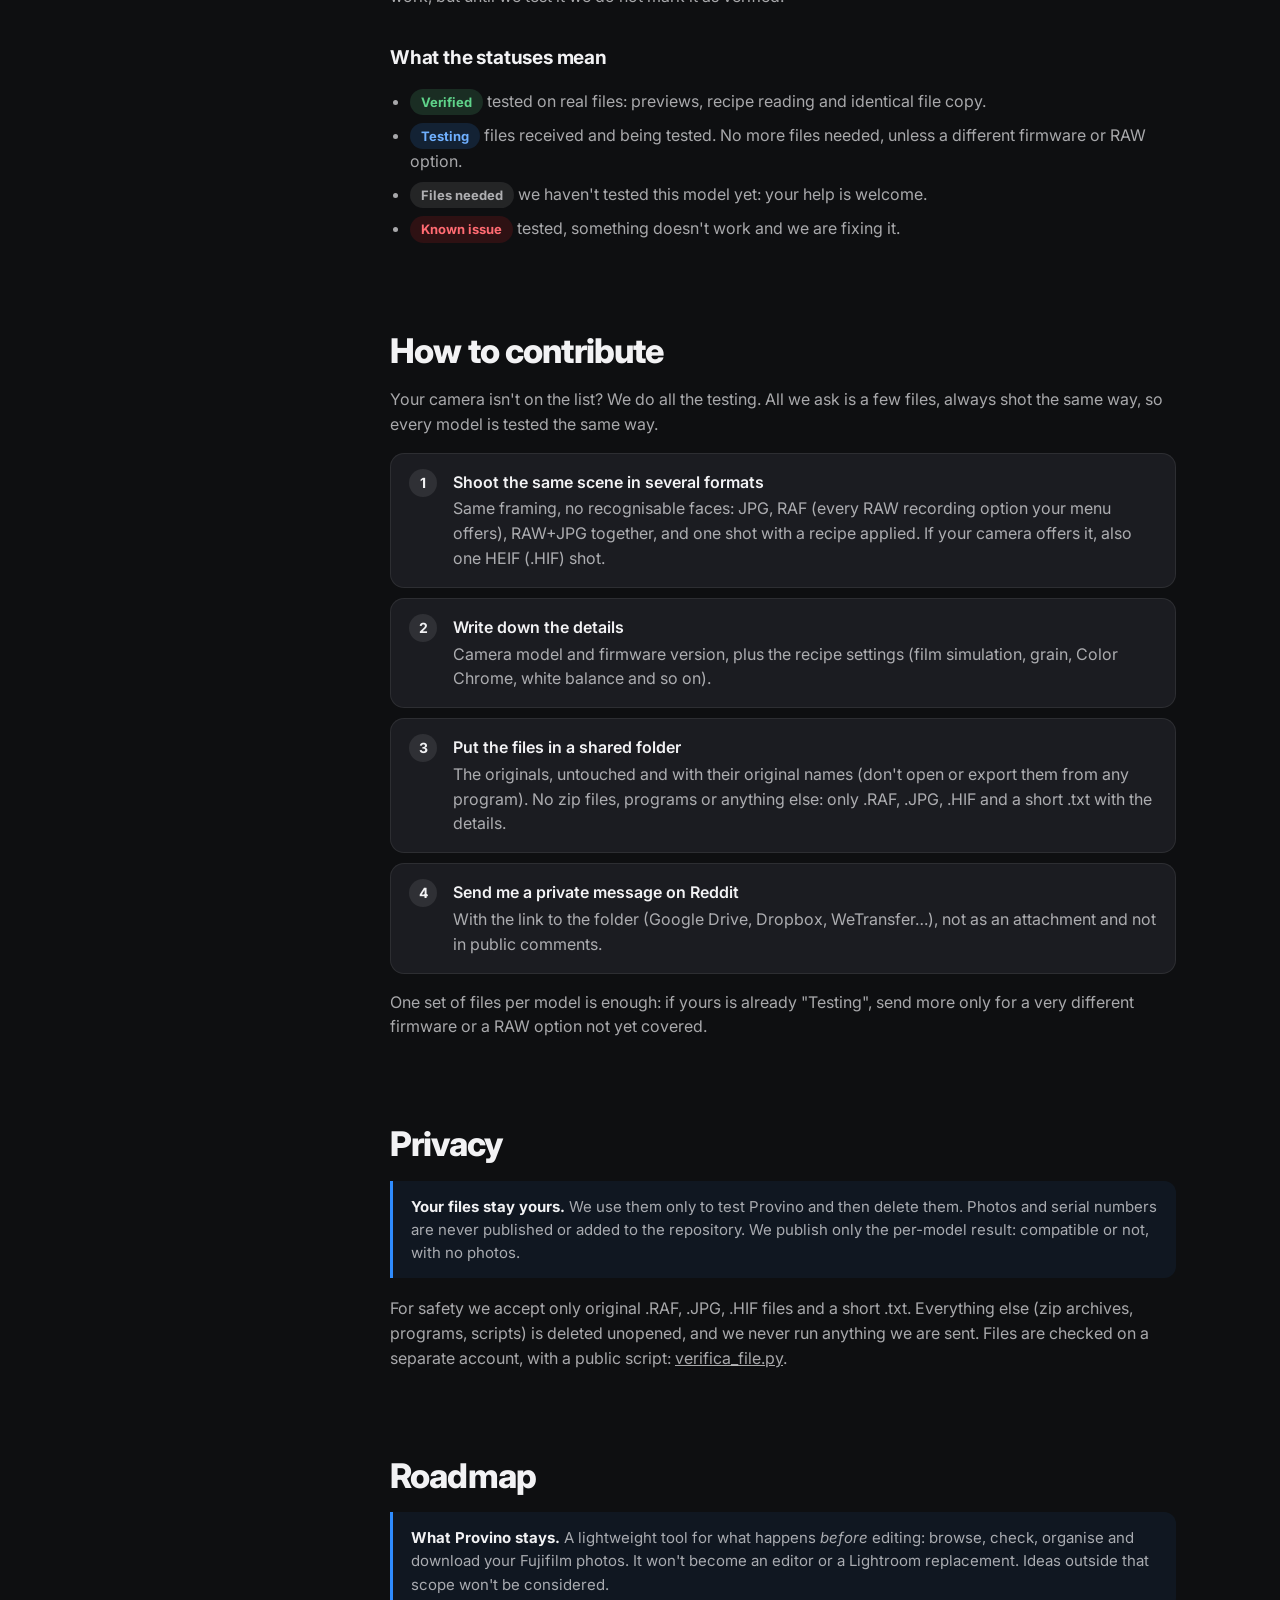
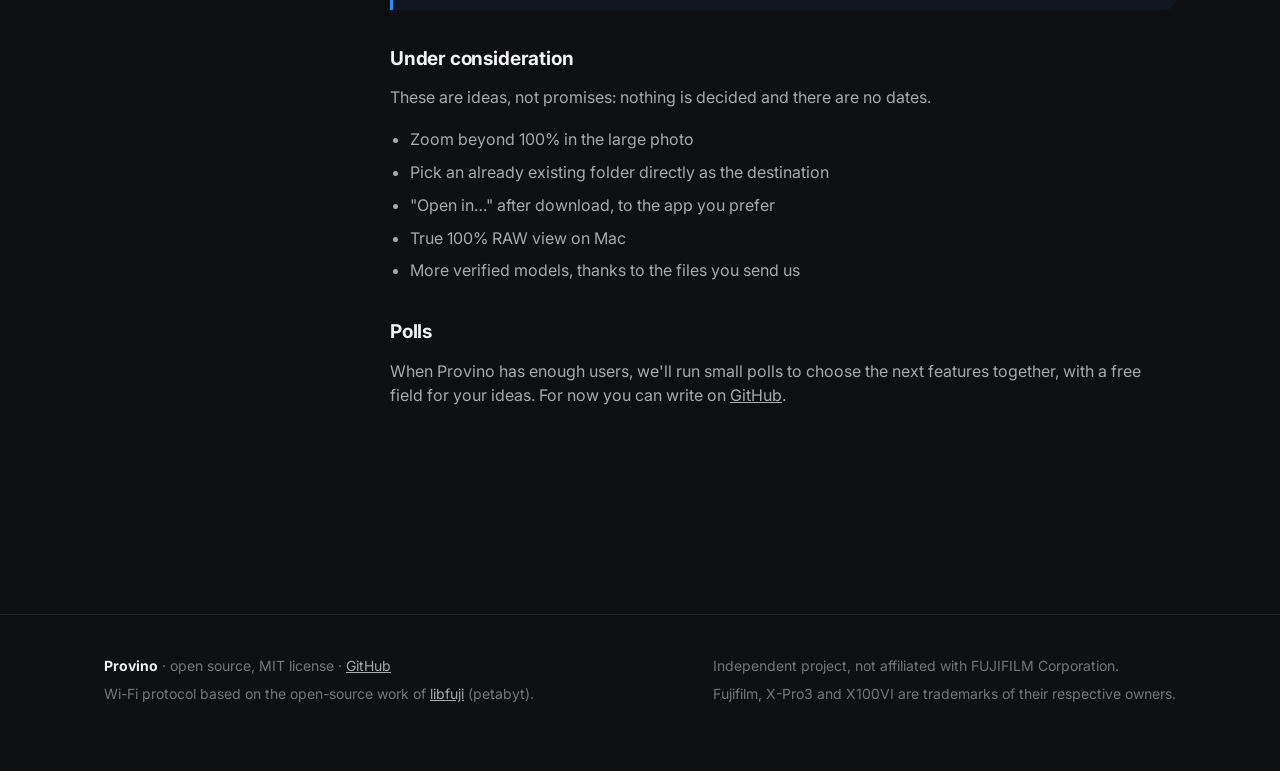
<file: docs/compatibilita.html>
<!doctype html>
<html lang="it" data-lang="it">
<head>
<meta charset="utf-8">
<meta name="viewport" content="width=device-width, initial-scale=1">
<title>Compatibilità e roadmap · Provino</title>
<meta name="description" content="Quali Fujifilm sono verificate con Provino, come contribuire con i file della tua fotocamera e cosa stiamo valutando per le prossime versioni.">
<link rel="icon" href="img/favicon-64.png">
<link rel="apple-touch-icon" href="img/apple-touch-icon.png">
<link rel="preconnect" href="https://fonts.googleapis.com">
<link href="https://fonts.googleapis.com/css2?family=Inter:opsz,wght@14..32,400;14..32,500;14..32,600;14..32,700;14..32,800&display=swap" rel="stylesheet">
<link rel="stylesheet" href="style.css">
</head>
<body>

<nav aria-label="Principale">
  <div class="wrap">
    <a class="brand" href="index.html"><img src="img/favicon-64.png" alt="" width="30" height="30">Provino</a>
    <div class="links" id="menu">
      <a href="index.html#funzioni"><span lang="it">Funzioni</span><span lang="en">Features</span></a>
      <a href="guida.html"><span lang="it">Guida</span><span lang="en">Guide</span></a>
      <a href="compatibilita.html" aria-current="page" style="color:var(--ink)"><span lang="it">Compatibilità</span><span lang="en">Compatibility</span></a>
      <a href="https://github.com/cisla66/Provino">GitHub</a>
    </div>
    <div class="lang" role="group" aria-label="Lingua / Language">
      <button type="button" data-set="it" aria-pressed="true">IT</button>
      <button type="button" data-set="en" aria-pressed="false">EN</button>
    </div>
    <button type="button" class="burger" aria-label="Menu" aria-expanded="false" aria-controls="menu"><span></span><span></span><span></span></button>
  </div>
</nav>

<header class="wrap g-hero">
  <p class="eyebrow"><span lang="it">Compatibilità e roadmap</span><span lang="en">Compatibility and roadmap</span></p>
  <h1><span lang="it">La tua Fujifilm è nell'elenco?</span><span lang="en">Is your Fujifilm on the list?</span></h1>
  <p class="tag"><span lang="it">Qui vedi quali modelli sono stati provati con Provino su file reali, quali stiamo provando adesso e come puoi aiutarci a coprire anche la tua fotocamera.</span><span lang="en">Here you can see which models have been tested with Provino on real files, which ones we are testing now, and how you can help us cover your camera too.</span></p>
</header>

<div class="wrap g-layout">
  <aside class="toc" aria-label="Indice">
    <p><span lang="it">In questa pagina</span><span lang="en">On this page</span></p>
    <ol>
      <li><a href="#modelli"><span lang="it">Modelli</span><span lang="en">Models</span></a></li>
      <li><a href="#contribuire"><span lang="it">Come contribuire</span><span lang="en">How to contribute</span></a></li>
      <li><a href="#privacy">Privacy</a></li>
      <li><a href="#roadmap">Roadmap</a></li>
    </ol>
  </aside>

  <main class="g-body">

    <section id="modelli">
      <h2><span lang="it">Modelli</span><span lang="en">Models</span></h2>
      <p><span lang="it">Con il lettore di schede Provino funziona con qualsiasi Fujifilm. Questa tabella, divisa per generazione del sensore, dice per quali modelli lo abbiamo anche <strong>verificato su file reali</strong>.</span><span lang="en">With a card reader Provino works with any Fujifilm. This table, grouped by sensor generation, shows which models we have also <strong>verified on real files</strong>.</span></p>
      <table class="compat">
        <thead><tr><th><span lang="it">Sensore</span><span lang="en">Sensor</span></th><th><span lang="it">Modelli verificati</span><span lang="en">Verified models</span></th><th><span lang="it">Lettore di schede</span><span lang="en">Card reader</span></th><th><span lang="it">Cavo / Wi-Fi diretto</span><span lang="en">Direct cable / Wi-Fi</span></th><th><span lang="it">Stato</span><span lang="en">Status</span></th></tr></thead>
        <tbody>
          <tr><td data-it="Sensore" data-en="Sensor"><b><span lang="it">X-Trans I</span><span lang="en">X-Trans I</span></b><br><span class="mp">16 MP</span></td><td data-it="Modelli verificati" data-en="Verified models"><span class="nw">X-Pro1</span></td><td data-it="Lettore di schede" data-en="Card reader"><span lang="it">sì</span><span lang="en">yes</span></td><td data-it="Cavo / Wi-Fi diretto" data-en="Direct cable / Wi-Fi" class="no">—</td><td data-it="Stato" data-en="Status"><span class="st ok"><span lang="it">Verificato</span><span lang="en">Verified</span></span></td></tr>
          <tr><td data-it="Sensore" data-en="Sensor"><b><span lang="it">X-Trans II</span><span lang="en">X-Trans II</span></b><br><span class="mp">16 MP</span></td><td data-it="Modelli verificati" data-en="Verified models"><span class="nw">X-T1</span> · <span class="nw">X100T</span></td><td data-it="Lettore di schede" data-en="Card reader"><span lang="it">sì</span><span lang="en">yes</span></td><td data-it="Cavo / Wi-Fi diretto" data-en="Direct cable / Wi-Fi" class="no">—</td><td data-it="Stato" data-en="Status"><span class="st ok"><span lang="it">Verificato</span><span lang="en">Verified</span></span></td></tr>
          <tr><td data-it="Sensore" data-en="Sensor"><b><span lang="it">X-Trans III</span><span lang="en">X-Trans III</span></b><br><span class="mp">24 MP</span></td><td data-it="Modelli verificati" data-en="Verified models"><span class="nw">X-T2</span> · <span class="nw">X100F</span></td><td data-it="Lettore di schede" data-en="Card reader"><span lang="it">sì</span><span lang="en">yes</span></td><td data-it="Cavo / Wi-Fi diretto" data-en="Direct cable / Wi-Fi" class="no">—</td><td data-it="Stato" data-en="Status"><span class="st ok"><span lang="it">Verificato</span><span lang="en">Verified</span></span></td></tr>
          <tr><td data-it="Sensore" data-en="Sensor"><b><span lang="it">X-Trans IV</span><span lang="en">X-Trans IV</span></b><br><span class="mp">26 MP</span></td><td data-it="Modelli verificati" data-en="Verified models"><span class="nw">X-T3</span> · <span class="nw">X-T4</span> · <span class="nw">X-T30 II</span> · <span class="nw">X-T30 III</span> · <span class="nw">X-S10</span> · <span class="nw">X-S20</span> · <span class="nw">X-M5</span> · <span class="nw">X100V</span> · <span class="nw">X-Pro3</span></td><td data-it="Lettore di schede" data-en="Card reader"><span lang="it">sì</span><span lang="en">yes</span></td><td data-it="Cavo / Wi-Fi diretto" data-en="Direct cable / Wi-Fi"><span lang="it">solo X-Pro3</span><span lang="en">X-Pro3 only</span></td><td data-it="Stato" data-en="Status"><span class="st ok"><span lang="it">Verificato</span><span lang="en">Verified</span></span></td></tr>
          <tr><td data-it="Sensore" data-en="Sensor"><b><span lang="it">X-Trans V HS</span><span lang="en">X-Trans V HS</span></b><br><span class="mp">26 MP</span></td><td data-it="Modelli verificati" data-en="Verified models"><span class="nw">X-H2S</span></td><td data-it="Lettore di schede" data-en="Card reader"><span lang="it">sì</span><span lang="en">yes</span></td><td data-it="Cavo / Wi-Fi diretto" data-en="Direct cable / Wi-Fi" class="no">—</td><td data-it="Stato" data-en="Status"><span class="st ok"><span lang="it">Verificato</span><span lang="en">Verified</span></span></td></tr>
          <tr><td data-it="Sensore" data-en="Sensor"><b><span lang="it">X-Trans V HR</span><span lang="en">X-Trans V HR</span></b><br><span class="mp">40 MP</span></td><td data-it="Modelli verificati" data-en="Verified models"><span class="nw">X-T5</span> · <span class="nw">X-H2</span> · <span class="nw">X-T50</span> · <span class="nw">X-E5</span> · <span class="nw">X100VI</span></td><td data-it="Lettore di schede" data-en="Card reader"><span lang="it">sì</span><span lang="en">yes</span></td><td data-it="Cavo / Wi-Fi diretto" data-en="Direct cable / Wi-Fi"><span lang="it">solo X100VI</span><span lang="en">X100VI only</span></td><td data-it="Stato" data-en="Status"><span class="st ok"><span lang="it">Verificato</span><span lang="en">Verified</span></span></td></tr>
          <tr><td data-it="Sensore" data-en="Sensor"><b><span lang="it">GFX 50 MP</span><span lang="en">GFX 50 MP</span></b><br><span class="mp">51 MP</span></td><td data-it="Modelli verificati" data-en="Verified models"><span class="nw">GFX 50S</span> · <span class="nw">GFX 50R</span> · <span class="nw">GFX50S II</span></td><td data-it="Lettore di schede" data-en="Card reader"><span lang="it">sì</span><span lang="en">yes</span></td><td data-it="Cavo / Wi-Fi diretto" data-en="Direct cable / Wi-Fi" class="no">—</td><td data-it="Stato" data-en="Status"><span class="st ok"><span lang="it">Verificato</span><span lang="en">Verified</span></span></td></tr>
          <tr><td data-it="Sensore" data-en="Sensor"><b><span lang="it">GFX 100 MP</span><span lang="en">GFX 100 MP</span></b><br><span class="mp">102 MP</span></td><td data-it="Modelli verificati" data-en="Verified models"><span class="nw">GFX 100</span> · <span class="nw">GFX 100S</span> · <span class="nw">GFX100S II</span> · <span class="nw">GFX100RF</span></td><td data-it="Lettore di schede" data-en="Card reader"><span lang="it">sì</span><span lang="en">yes</span></td><td data-it="Cavo / Wi-Fi diretto" data-en="Direct cable / Wi-Fi" class="no">—</td><td data-it="Stato" data-en="Status"><span class="st ok"><span lang="it">Verificato</span><span lang="en">Verified</span></span></td></tr>
          <tr><td data-it="Sensore" data-en="Sensor"><b><span lang="it">Altri modelli</span><span lang="en">Other models</span></b></td><td data-it="Modelli verificati" data-en="Verified models"><span lang="it">Tutti gli altri, anche della stessa generazione (per esempio X-E1, X-Pro2, X-H1, X-E4, X-T30)</span><span lang="en">All the others, including the same generations (for example X-E1, X-Pro2, X-H1, X-E4, X-T30)</span></td><td data-it="Lettore di schede" data-en="Card reader"><span lang="it">atteso</span><span lang="en">expected</span></td><td data-it="Cavo / Wi-Fi diretto" data-en="Direct cable / Wi-Fi" class="no">—</td><td data-it="Stato" data-en="Status"><span class="st need"><span lang="it">Servono file</span><span lang="en">Files needed</span></span></td></tr>
        </tbody>
      </table>
      <p class="note"><span lang="it">Aggiornato il 18 novembre 2026.</span><span lang="en">Updated 18 November 2026.</span> <span lang="it">I modelli sono stati provati su file di prova: anteprime, ricette (confrontate con ExifTool) e copia identica. Un modello della stessa generazione di uno verificato è molto probabile che funzioni, ma finché non lo proviamo non lo segniamo come verificato.</span><span lang="en">The models were tested on sample files: previews, recipes (cross-checked with ExifTool) and identical copy. A model from the same generation as a verified one will very likely work, but until we test it we do not mark it as verified.</span></p>
      <h3><span lang="it">Cosa significano gli stati</span><span lang="en">What the statuses mean</span></h3>
      <ul>
        <li><span class="st ok"><span lang="it">Verificato</span><span lang="en">Verified</span></span> <span lang="it">provato su file reali: anteprime, lettura della ricetta e copia identica del file.</span><span lang="en">tested on real files: previews, recipe reading and identical file copy.</span></li>
        <li><span class="st wip"><span lang="it">In prova</span><span lang="en">Testing</span></span> <span lang="it">abbiamo ricevuto i file e li stiamo provando. Non servono altri invii, salvo firmware o opzioni RAW diverse.</span><span lang="en">files received and being tested. No more files needed, unless a different firmware or RAW option.</span></li>
        <li><span class="st need"><span lang="it">Servono file</span><span lang="en">Files needed</span></span> <span lang="it">non abbiamo ancora provato questo modello: il tuo contributo è benvenuto.</span><span lang="en">we haven't tested this model yet: your help is welcome.</span></li>
        <li><span class="st bad"><span lang="it">Problema noto</span><span lang="en">Known issue</span></span> <span lang="it">provato, c'è qualcosa che non va e lo stiamo correggendo.</span><span lang="en">tested, something doesn't work and we are fixing it.</span></li>
      </ul>
    </section>

    <section id="contribuire">
      <h2><span lang="it">Come contribuire</span><span lang="en">How to contribute</span></h2>
      <p><span lang="it">La tua fotocamera non è nell'elenco? Ci pensiamo noi a tutte le prove. A te chiediamo solo pochi file, scattati sempre allo stesso modo, così ogni modello viene provato nello stesso modo.</span><span lang="en">Your camera isn't on the list? We do all the testing. All we ask is a few files, always shot the same way, so every model is tested the same way.</span></p>
      <ol class="steps">
        <li><b><span lang="it">Scatta la stessa scena in più formati</span><span lang="en">Shoot the same scene in several formats</span></b><span lang="it">Stessa inquadratura, senza volti riconoscibili: JPG, RAF (ogni opzione di registrazione RAW che il menu offre), RAW+JPG insieme, e uno scatto con una ricetta applicata. Se la tua macchina lo offre, anche uno scatto HEIF (.HIF).</span><span lang="en">Same framing, no recognisable faces: JPG, RAF (every RAW recording option your menu offers), RAW+JPG together, and one shot with a recipe applied. If your camera offers it, also one HEIF (.HIF) shot.</span></li>
        <li><b><span lang="it">Scrivi i dati</span><span lang="en">Write down the details</span></b><span lang="it">Modello e versione del firmware, più i valori della ricetta (simulazione pellicola, grana, Color Chrome, bilanciamento del bianco e così via).</span><span lang="en">Camera model and firmware version, plus the recipe settings (film simulation, grain, Color Chrome, white balance and so on).</span></li>
        <li><b><span lang="it">Metti i file in una cartella condivisa</span><span lang="en">Put the files in a shared folder</span></b><span lang="it">Gli originali, intatti e con i nomi originali (non aprirli né esportarli da nessun programma). Niente zip, programmi o altro: solo .RAF, .JPG, .HIF e un breve .txt con i dati.</span><span lang="en">The originals, untouched and with their original names (don't open or export them from any program). No zip files, programs or anything else: only .RAF, .JPG, .HIF and a short .txt with the details.</span></li>
        <li><b><span lang="it">Scrivimi in privato su Reddit</span><span lang="en">Send me a private message on Reddit</span></b><span lang="it">Con il link alla cartella (Google Drive, Dropbox, WeTransfer…), non come allegato e non nei commenti pubblici.</span><span lang="en">With the link to the folder (Google Drive, Dropbox, WeTransfer…), not as an attachment and not in public comments.</span></li>
      </ol>
      <p style="margin-top:16px"><span lang="it">Un solo set di file per modello basta: se il tuo è già «In prova», serve un altro invio solo con un firmware molto diverso o con un'opzione RAW non ancora coperta.</span><span lang="en">One set of files per model is enough: if yours is already "Testing", send more only for a very different firmware or a RAW option not yet covered.</span></p>
    </section>

    <section id="privacy">
      <h2>Privacy</h2>
      <div class="callout info"><span lang="it"><b>I tuoi file restano tuoi.</b> Li usiamo soltanto per provare Provino e poi li cancelliamo. Foto e numeri di serie non vengono mai pubblicati né aggiunti al repository. Pubblichiamo solo l'esito per modello: compatibile o no, senza foto.</span><span lang="en"><b>Your files stay yours.</b> We use them only to test Provino and then delete them. Photos and serial numbers are never published or added to the repository. We publish only the per-model result: compatible or not, with no photos.</span></div>
      <p><span lang="it">Per sicurezza accettiamo solo file originali .RAF, .JPG, .HIF e un breve .txt. Tutto il resto (archivi zip, programmi, script) viene cancellato senza essere aperto, e non eseguiamo mai nulla che ci viene inviato. I file si controllano su un account separato, con uno script pubblico: <a href="https://github.com/cisla66/Provino/blob/main/tools/verifica_file.py">verifica_file.py</a>.</span><span lang="en">For safety we accept only original .RAF, .JPG, .HIF files and a short .txt. Everything else (zip archives, programs, scripts) is deleted unopened, and we never run anything we are sent. Files are checked on a separate account, with a public script: <a href="https://github.com/cisla66/Provino/blob/main/tools/verifica_file.py">verifica_file.py</a>.</span></p>
    </section>

    <section id="roadmap">
      <h2>Roadmap</h2>
      <div class="callout info"><span lang="it"><b>Cosa resta Provino.</b> Uno strumento snello per quello che succede <i>prima</i> del ritocco: guardare, controllare, organizzare e scaricare le foto Fujifilm. Non diventerà un editor né un sostituto di Lightroom. Le idee che non rientrano in questo ambito non verranno prese in considerazione.</span><span lang="en"><b>What Provino stays.</b> A lightweight tool for what happens <i>before</i> editing: browse, check, organise and download your Fujifilm photos. It won't become an editor or a Lightroom replacement. Ideas outside that scope won't be considered.</span></div>
      <h3><span lang="it">In valutazione</span><span lang="en">Under consideration</span></h3>
      <p><span lang="it">Sono idee, non promesse: non sono decise e non hanno una data.</span><span lang="en">These are ideas, not promises: nothing is decided and there are no dates.</span></p>
      <ul>
        <li><span lang="it">Zoom oltre il 100% nella foto grande</span><span lang="en">Zoom beyond 100% in the large photo</span></li>
        <li><span lang="it">Scegliere direttamente una cartella già esistente come destinazione</span><span lang="en">Pick an already existing folder directly as the destination</span></li>
        <li><span lang="it">«Apri in…» dopo lo scarico, verso il programma che preferisci</span><span lang="en">"Open in…" after download, to the app you prefer</span></li>
        <li><span lang="it">Visualizzazione RAW al 100% reale su Mac</span><span lang="en">True 100% RAW view on Mac</span></li>
        <li><span lang="it">Altri modelli verificati, grazie ai file che ci mandate</span><span lang="en">More verified models, thanks to the files you send us</span></li>
      </ul>
      <h3><span lang="it">Sondaggi</span><span lang="en">Polls</span></h3>
      <p><span lang="it">Quando Provino avrà abbastanza utenti, faremo dei piccoli sondaggi per scegliere insieme le prossime funzioni, con un campo libero per le tue idee. Per ora puoi scrivere su <a href="https://github.com/cisla66/Provino/issues">GitHub</a>.</span><span lang="en">When Provino has enough users, we'll run small polls to choose the next features together, with a free field for your ideas. For now you can write on <a href="https://github.com/cisla66/Provino/issues">GitHub</a>.</span></p>
    </section>
  </main>
</div>

<footer>
  <div class="wrap">
    <div>
      <p><b style="color:var(--ink)">Provino</b> · <span lang="it">open source, licenza MIT</span><span lang="en">open source, MIT license</span> · <a href="https://github.com/cisla66/Provino">GitHub</a></p>
      <p><span lang="it">Protocollo Wi-Fi basato sul lavoro open source di</span><span lang="en">Wi-Fi protocol based on the open-source work of</span> <a href="https://github.com/petabyt/libfuji">libfuji</a> (petabyt).</p>
    </div>
    <div>
      <p><span lang="it">Progetto indipendente, non affiliato a FUJIFILM Corporation.</span><span lang="en">Independent project, not affiliated with FUJIFILM Corporation.</span></p>
      <p><span lang="it">Fujifilm, X-Pro3 e X100VI sono marchi dei rispettivi proprietari.</span><span lang="en">Fujifilm, X-Pro3 and X100VI are trademarks of their respective owners.</span></p>
    </div>
  </div>
</footer>

<script src="site.js"></script>
</body>
</html>
</file>
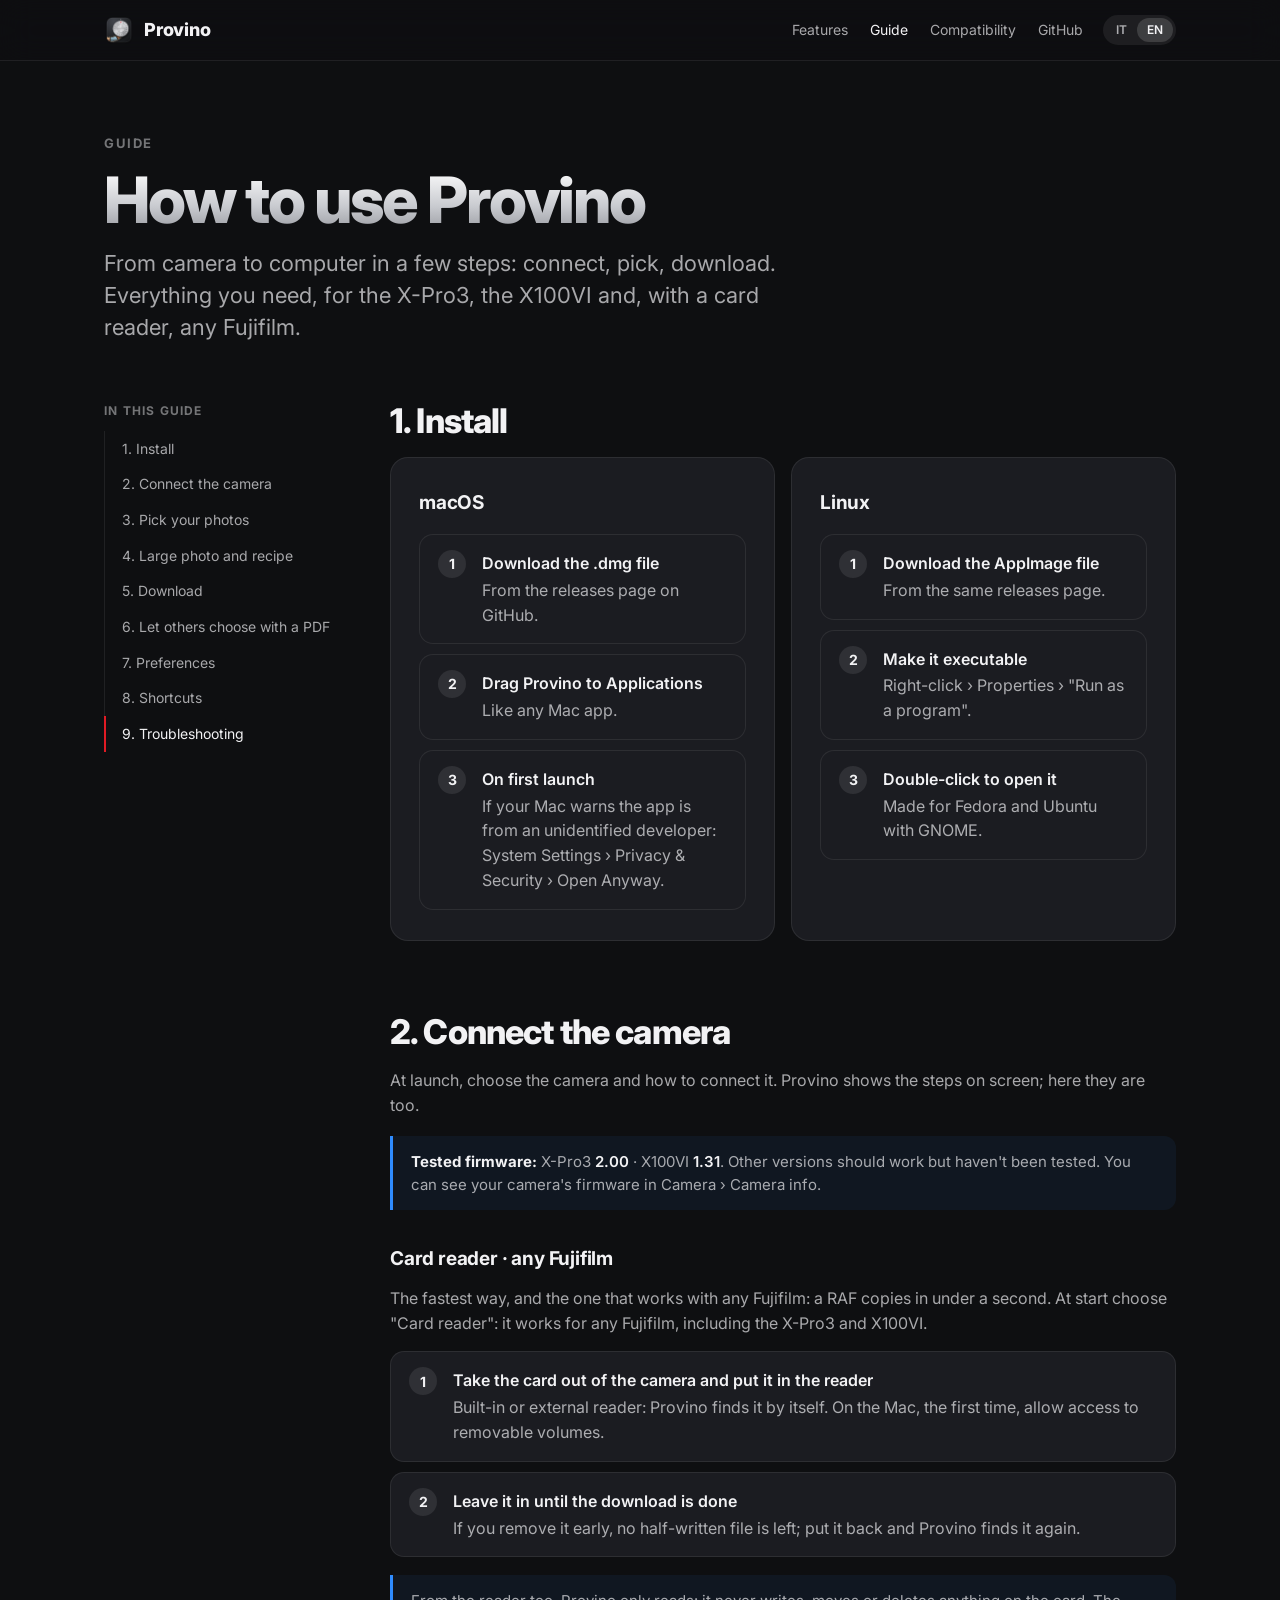
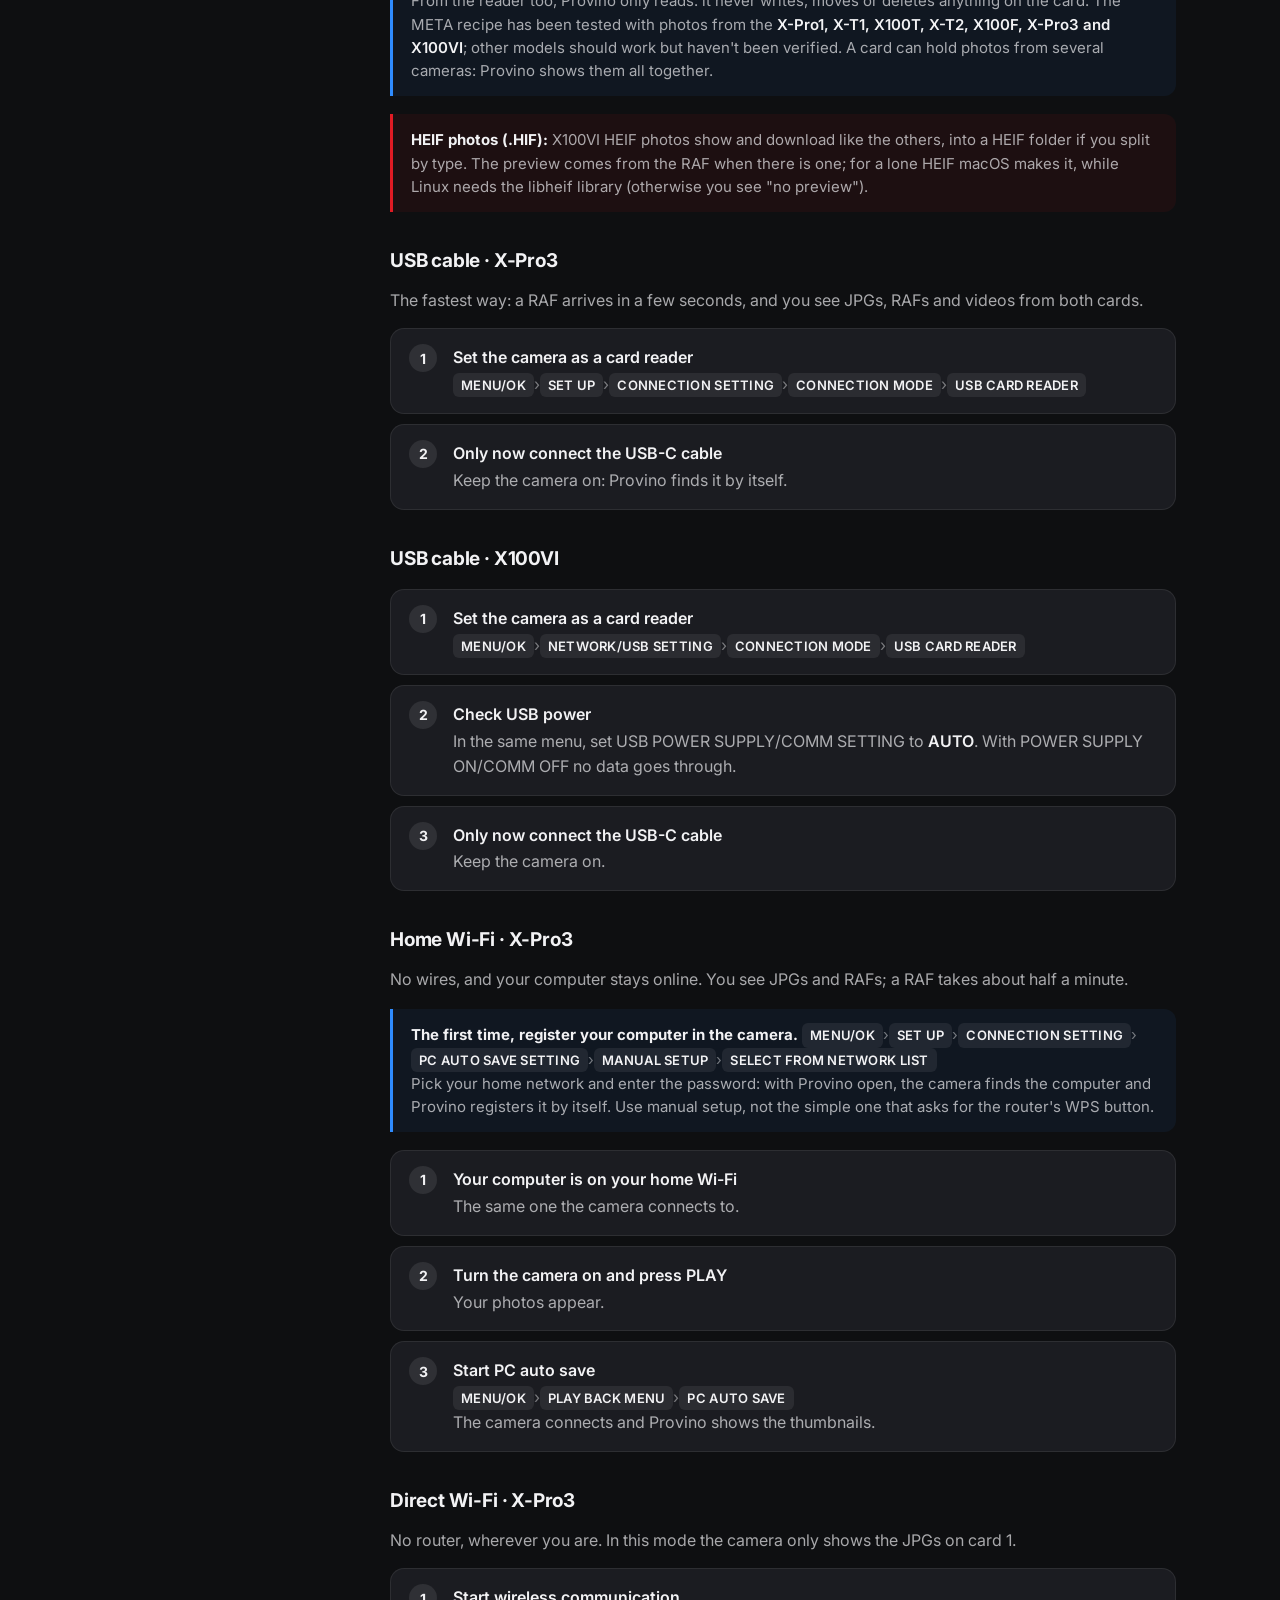
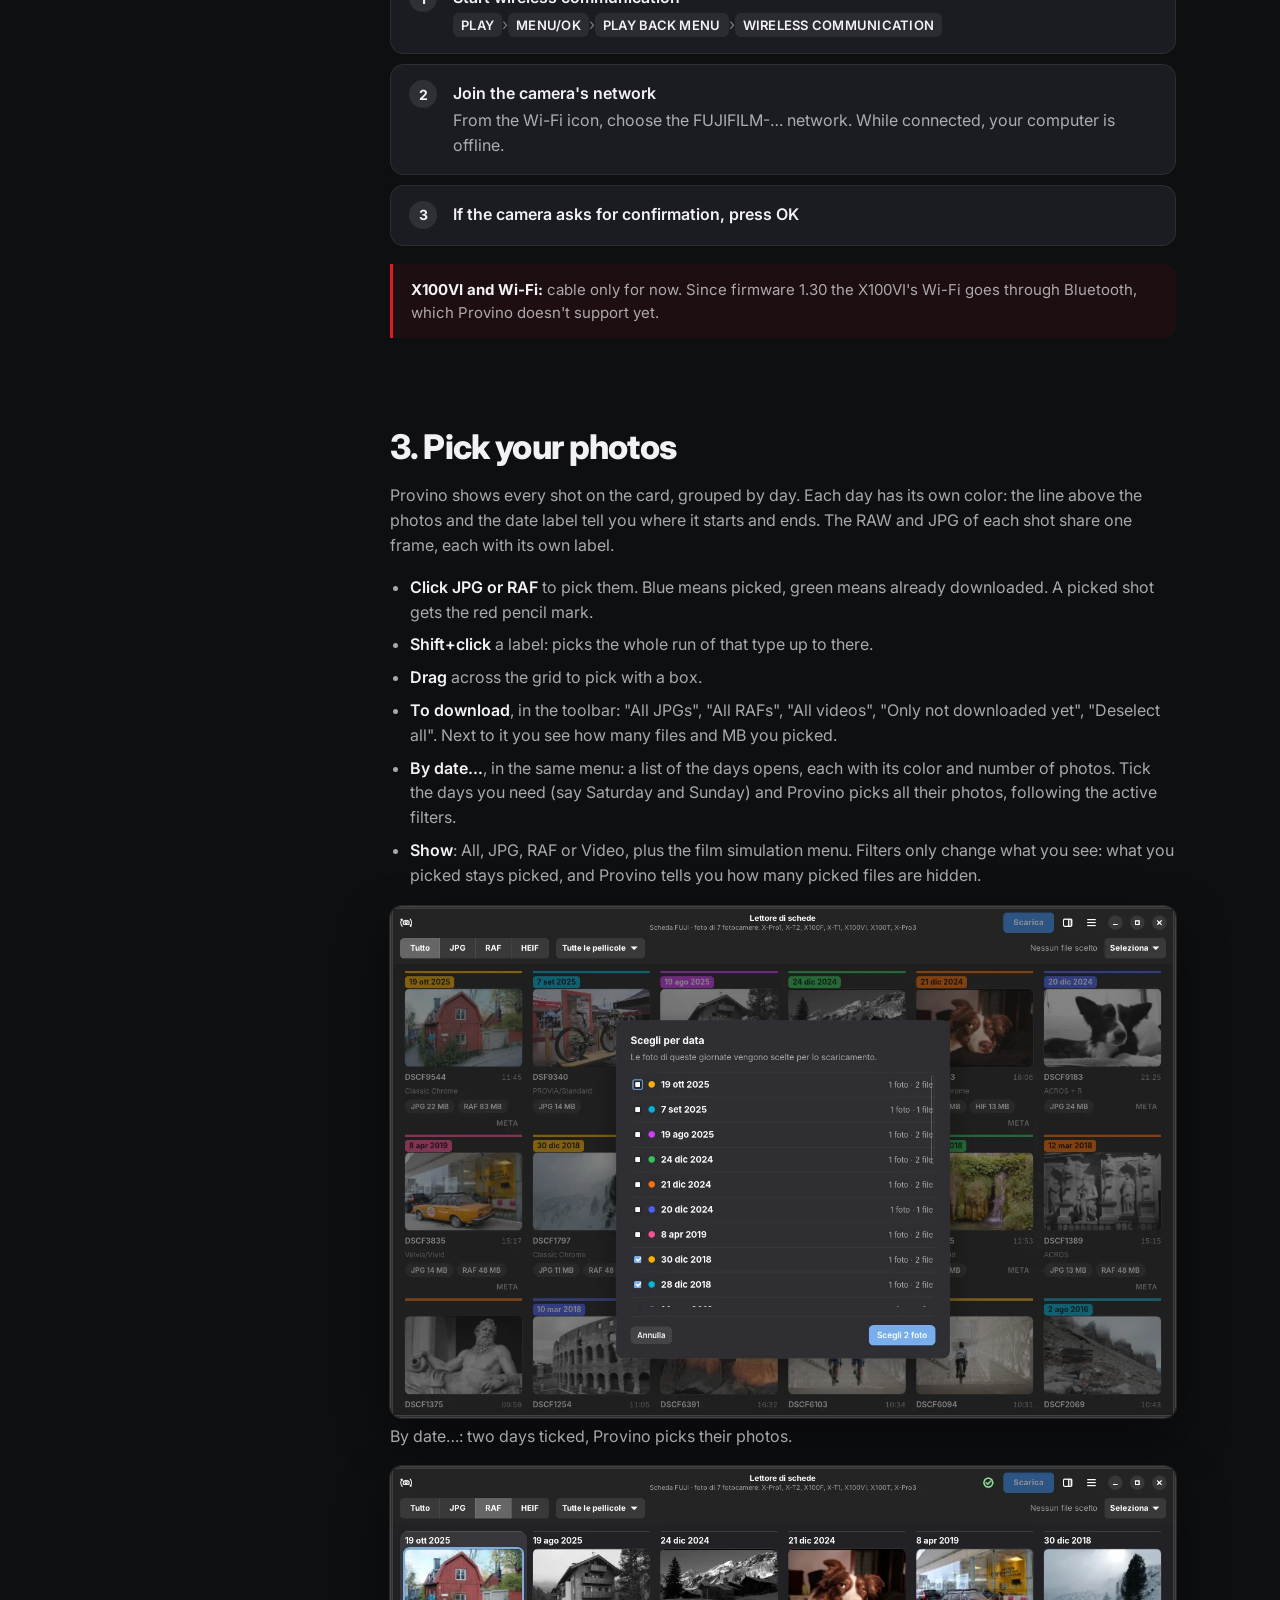
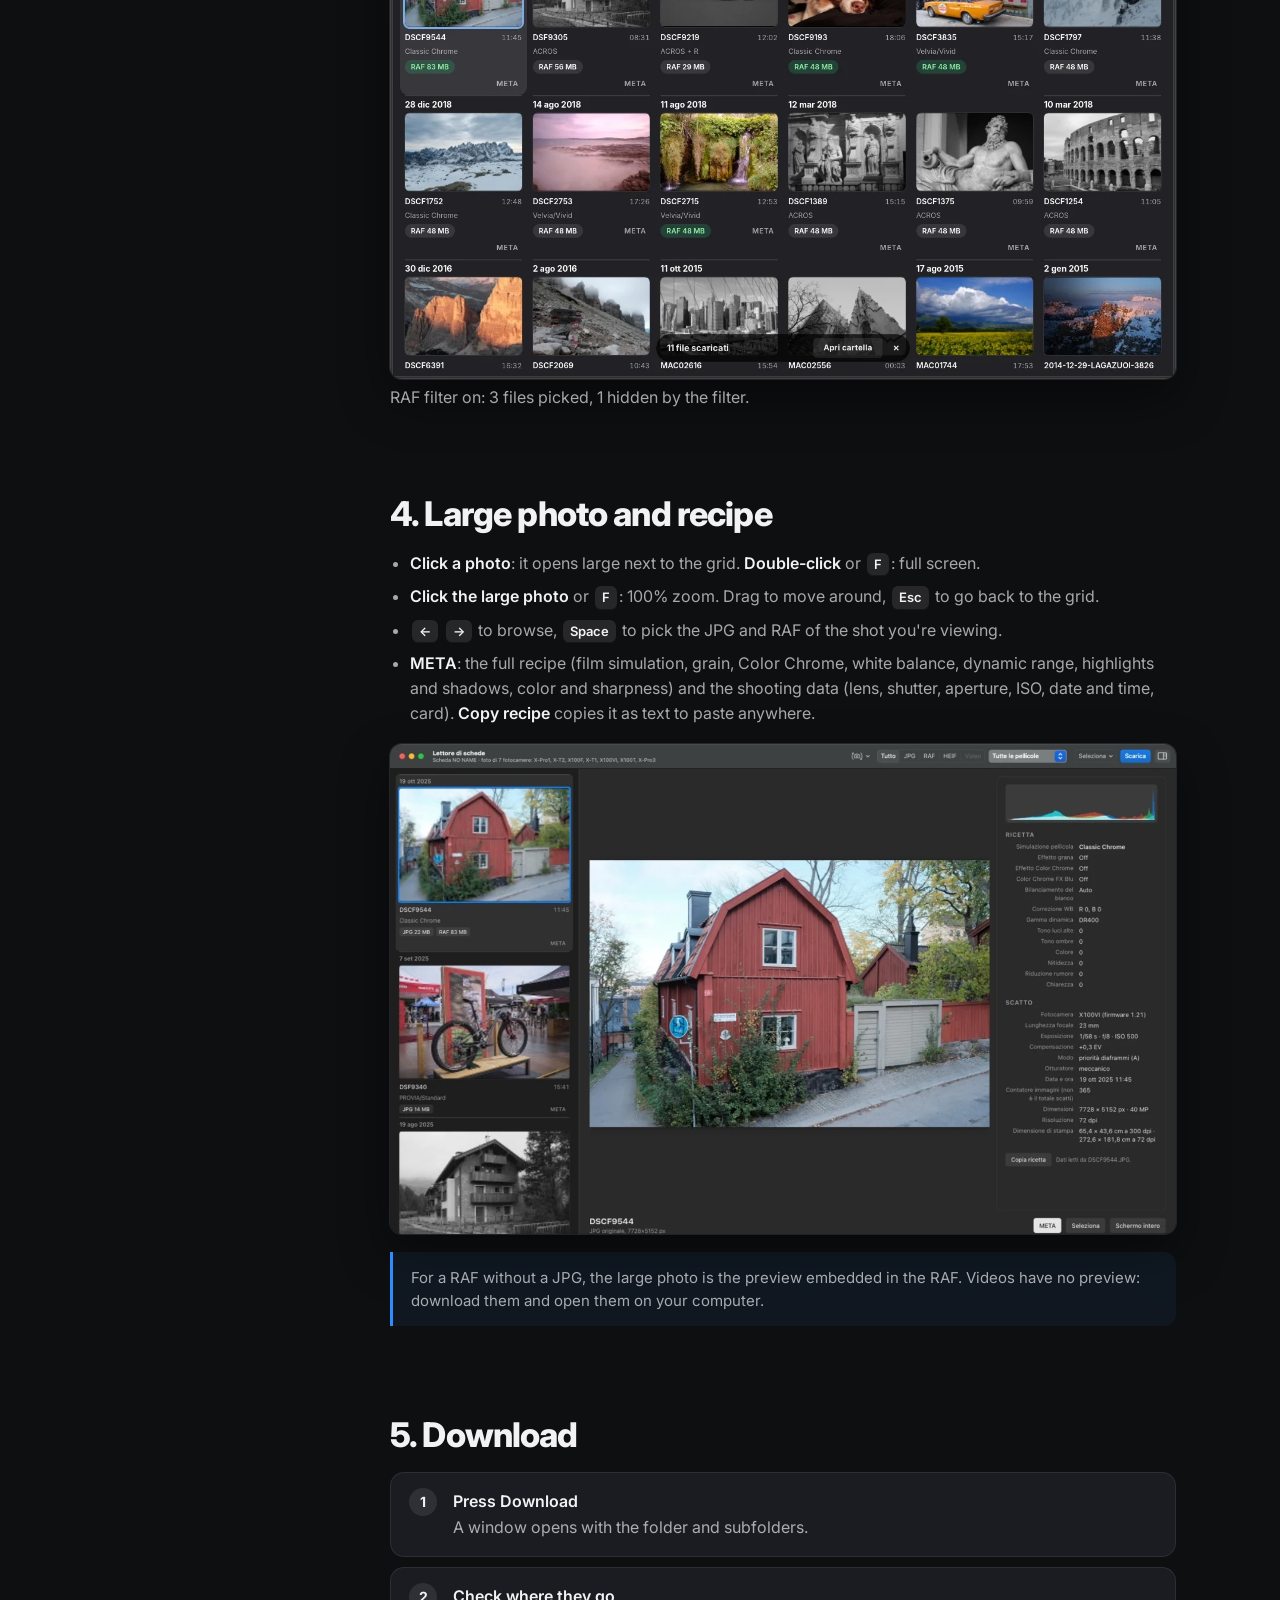
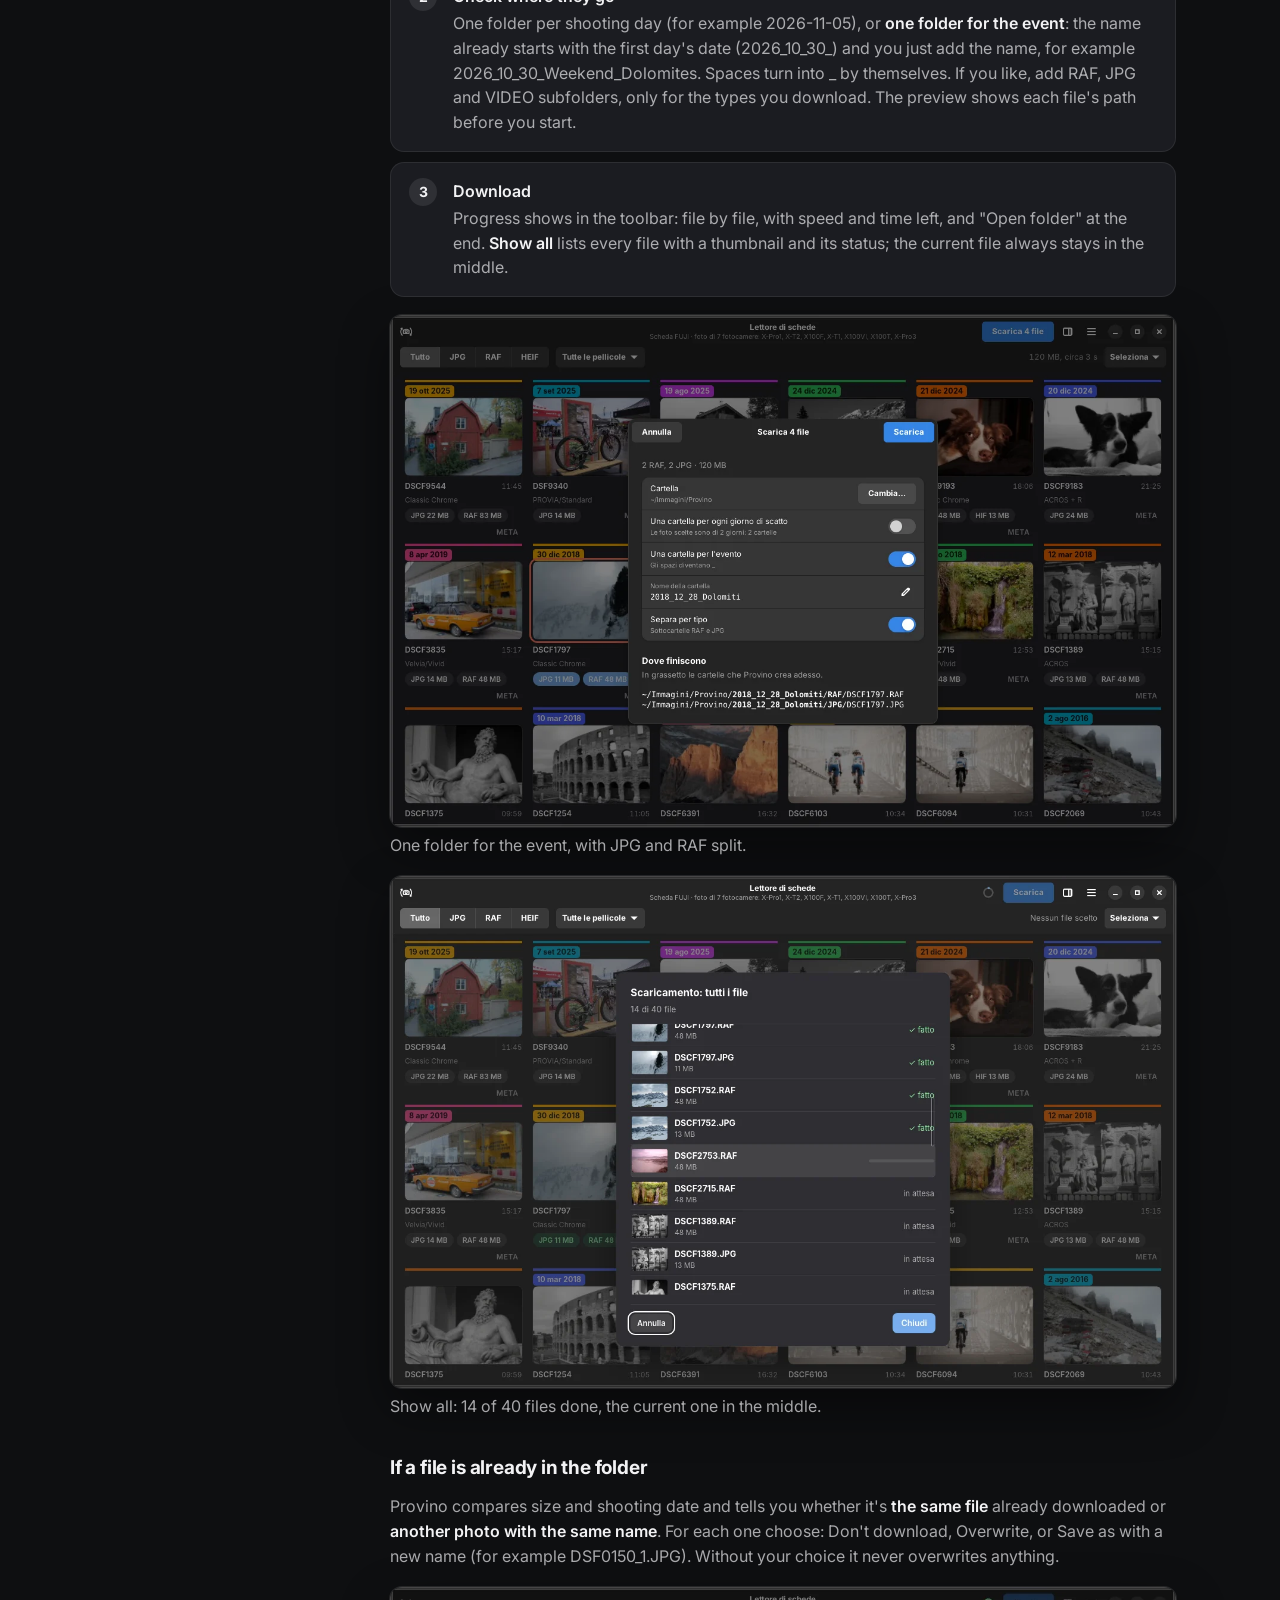
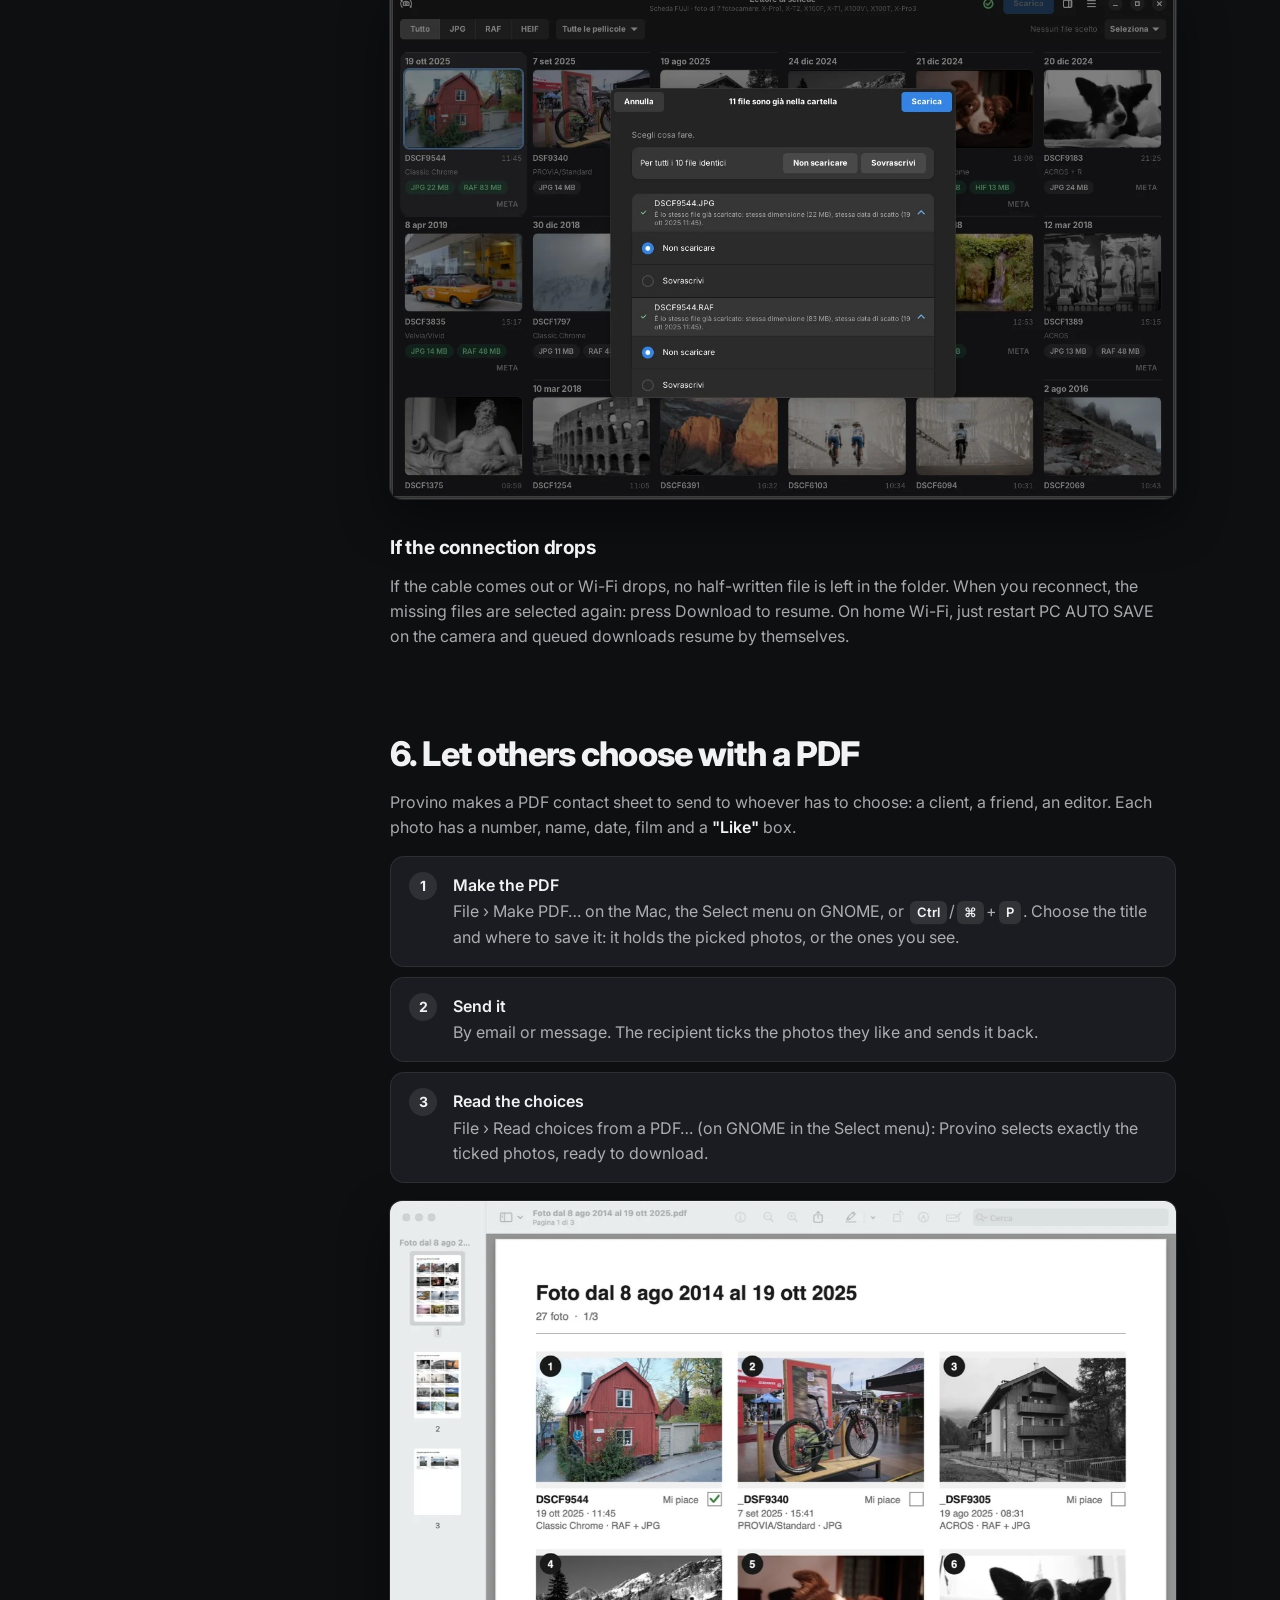
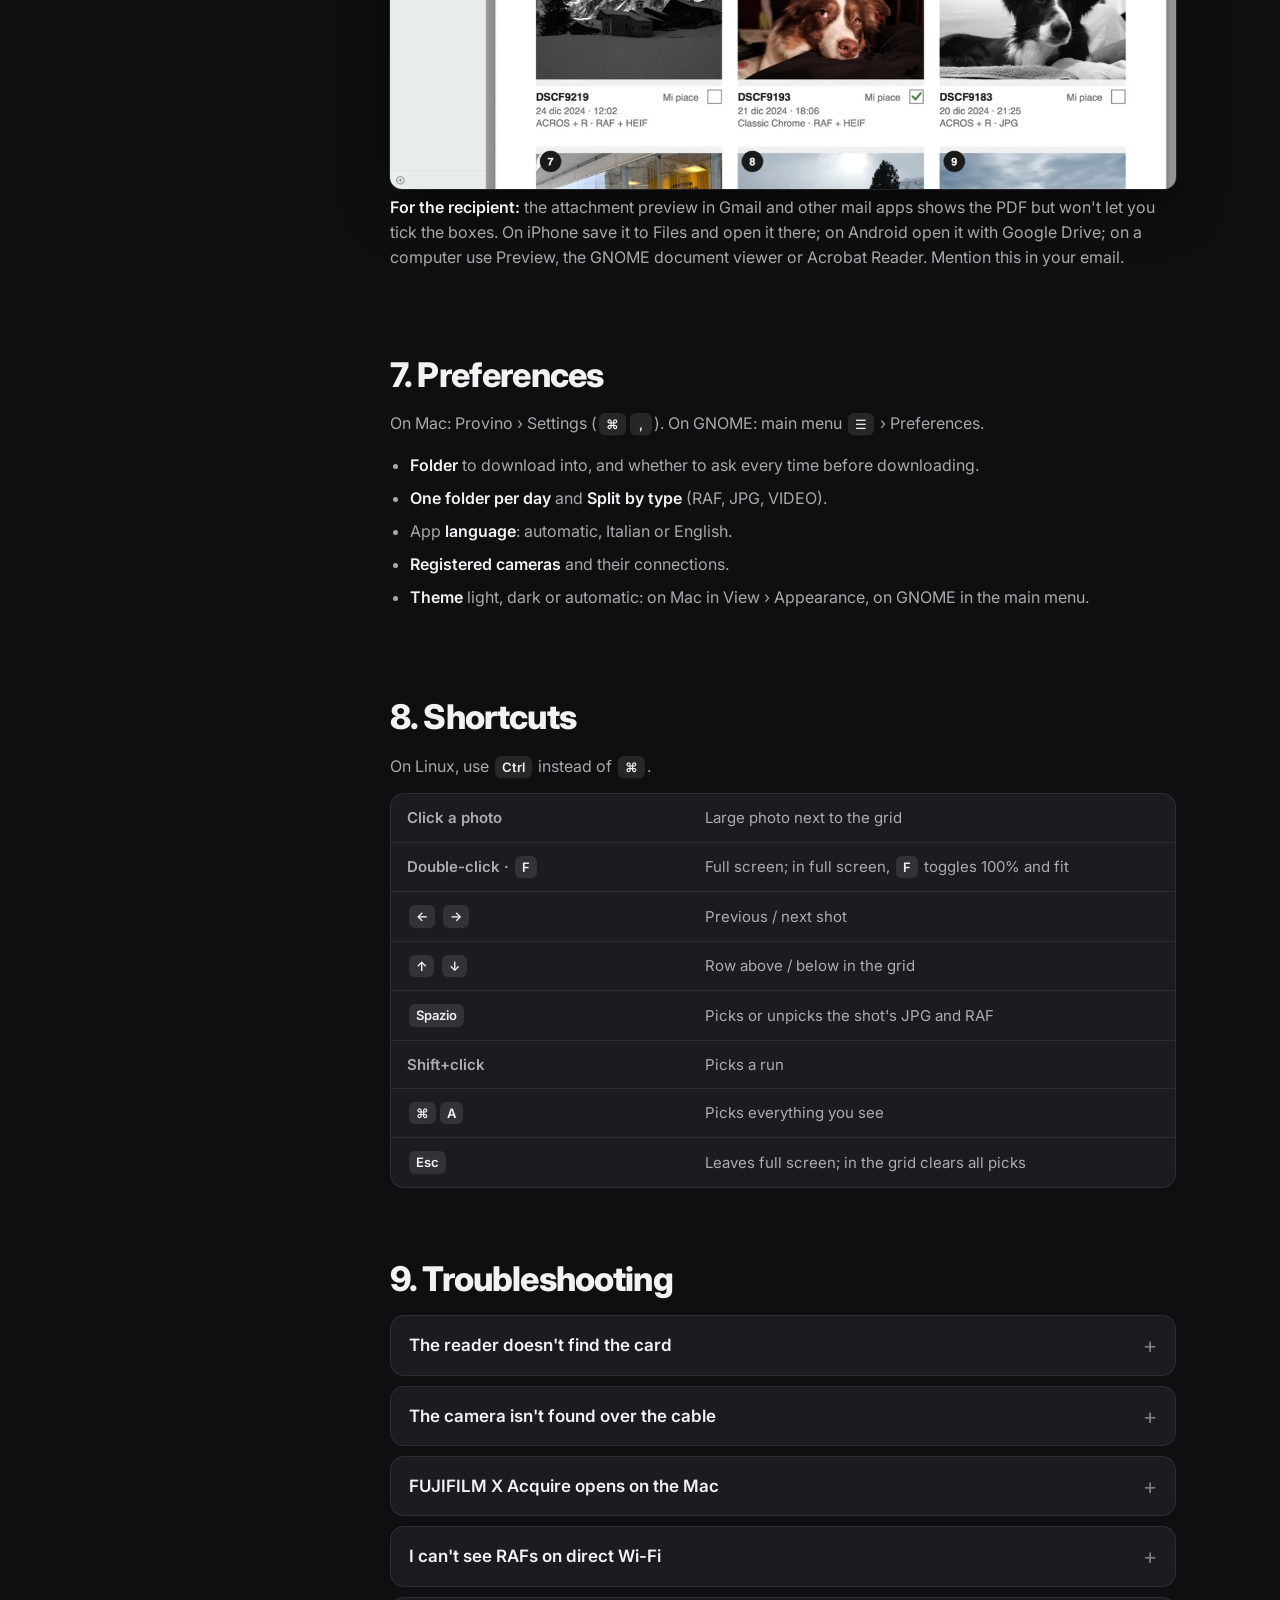
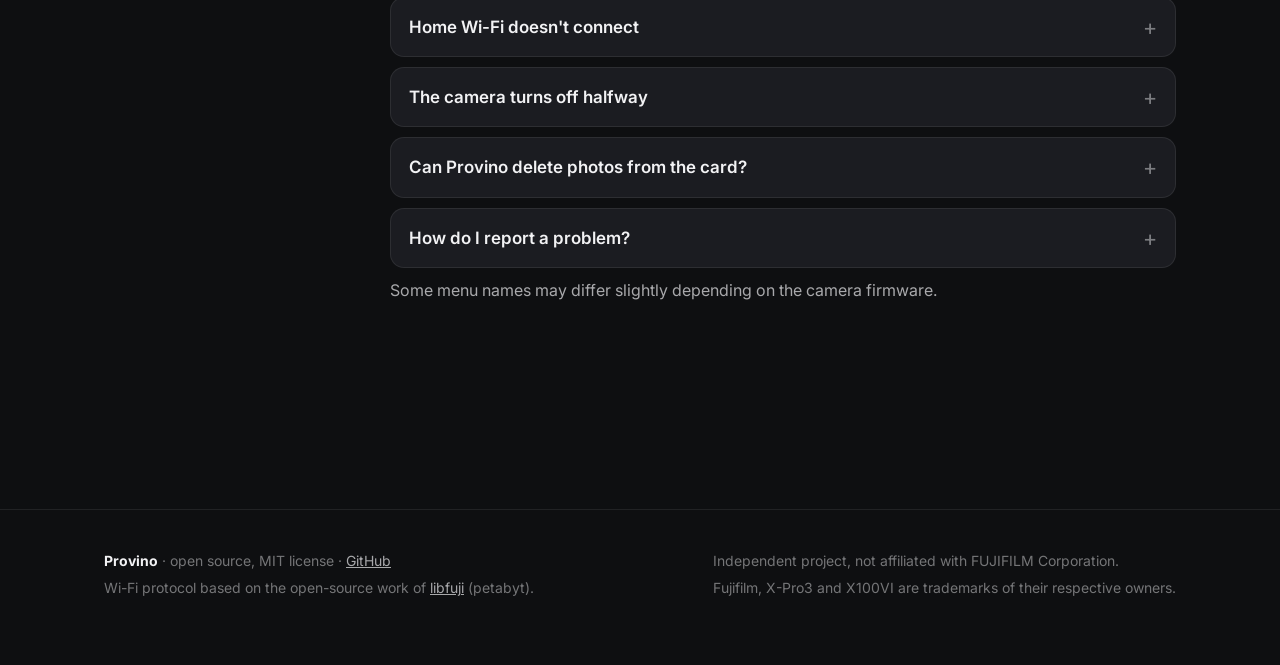
<file: docs/guida.html>
<!doctype html>
<html lang="it" data-lang="it">
<head>
<meta charset="utf-8">
<meta name="viewport" content="width=device-width, initial-scale=1">
<title>Guida · Provino</title>
<meta name="description" content="Guida di Provino: come collegare X-Pro3 e X100VI, scegliere le foto, leggere la ricetta e scaricare solo quello che vuoi.">
<link rel="icon" href="img/favicon-64.png">
<link rel="apple-touch-icon" href="img/apple-touch-icon.png">
<link rel="preconnect" href="https://fonts.googleapis.com">
<link href="https://fonts.googleapis.com/css2?family=Inter:opsz,wght@14..32,400;14..32,500;14..32,600;14..32,700;14..32,800&display=swap" rel="stylesheet">
<link rel="stylesheet" href="style.css">
</head>
<body>

<nav aria-label="Principale">
  <div class="wrap">
    <a class="brand" href="index.html"><img src="img/favicon-64.png" alt="" width="30" height="30">Provino</a>
    <div class="links" id="menu">
      <a href="index.html#funzioni"><span lang="it">Funzioni</span><span lang="en">Features</span></a>
      <a href="guida.html" aria-current="page" style="color:var(--ink)"><span lang="it">Guida</span><span lang="en">Guide</span></a>
      <a href="compatibilita.html"><span lang="it">Compatibilità</span><span lang="en">Compatibility</span></a>
      <a href="https://github.com/cisla66/Provino">GitHub</a>
    </div>
    <div class="lang" role="group" aria-label="Lingua / Language">
      <button type="button" data-set="it" aria-pressed="true">IT</button>
      <button type="button" data-set="en" aria-pressed="false">EN</button>
    </div>
    <button type="button" class="burger" aria-label="Menu" aria-expanded="false" aria-controls="menu"><span></span><span></span><span></span></button>
  </div>
</nav>

<header class="wrap g-hero">
  <p class="eyebrow"><span lang="it">Guida</span><span lang="en">Guide</span></p>
  <h1><span lang="it">Come si usa Provino</span><span lang="en">How to use Provino</span></h1>
  <p class="tag"><span lang="it">Dalla fotocamera al computer in pochi passi: collegare, scegliere, scaricare. Tutto quello che serve, per la X-Pro3, la X100VI e, con il lettore di schede, per ogni Fujifilm.</span><span lang="en">From camera to computer in a few steps: connect, pick, download. Everything you need, for the X-Pro3, the X100VI and, with a card reader, any Fujifilm.</span></p>
</header>

<div class="wrap g-layout">
  <aside class="toc" aria-label="Indice">
    <p><span lang="it">In questa guida</span><span lang="en">In this guide</span></p>
    <ol>
      <li><a href="#installare"><span lang="it">1. Installare</span><span lang="en">1. Install</span></a></li>
      <li><a href="#collegare"><span lang="it">2. Collegare la fotocamera</span><span lang="en">2. Connect the camera</span></a></li>
      <li><a href="#scegliere"><span lang="it">3. Scegliere le foto</span><span lang="en">3. Pick your photos</span></a></li>
      <li><a href="#foto"><span lang="it">4. Foto grande e ricetta</span><span lang="en">4. Large photo and recipe</span></a></li>
      <li><a href="#scaricare"><span lang="it">5. Scaricare</span><span lang="en">5. Download</span></a></li>
      <li><a href="#pdf"><span lang="it">6. Far scegliere con un PDF</span><span lang="en">6. Let others choose with a PDF</span></a></li>
      <li><a href="#preferenze"><span lang="it">7. Preferenze</span><span lang="en">7. Preferences</span></a></li>
      <li><a href="#tasti"><span lang="it">8. Scorciatoie</span><span lang="en">8. Shortcuts</span></a></li>
      <li><a href="#problemi"><span lang="it">9. Se qualcosa non va</span><span lang="en">9. Troubleshooting</span></a></li>
    </ol>
  </aside>

  <main class="g-body">

    <section id="installare">
      <h2><span lang="it">1. Installare</span><span lang="en">1. Install</span></h2>
      <div class="cams">
        <div class="panel">
          <h3>macOS</h3>
          <ol class="steps">
            <li><b><span lang="it">Scarica il file .dmg</span><span lang="en">Download the .dmg file</span></b><span lang="it">Dalla pagina delle versioni su GitHub.</span><span lang="en">From the releases page on GitHub.</span></li>
            <li><b><span lang="it">Trascina Provino in Applicazioni</span><span lang="en">Drag Provino to Applications</span></b><span lang="it">Come per ogni app del Mac.</span><span lang="en">Like any Mac app.</span></li>
            <li><b><span lang="it">Al primo avvio</span><span lang="en">On first launch</span></b><span lang="it">Se il Mac avvisa che l'app viene da uno sviluppatore non identificato: Impostazioni di Sistema › Privacy e sicurezza › Apri comunque.</span><span lang="en">If your Mac warns the app is from an unidentified developer: System Settings › Privacy &amp; Security › Open Anyway.</span></li>
          </ol>
        </div>
        <div class="panel">
          <h3>Linux</h3>
          <ol class="steps">
            <li><b><span lang="it">Scarica il file AppImage</span><span lang="en">Download the AppImage file</span></b><span lang="it">Dalla stessa pagina delle versioni.</span><span lang="en">From the same releases page.</span></li>
            <li><b><span lang="it">Rendilo eseguibile</span><span lang="en">Make it executable</span></b><span lang="it">Clic destro › Proprietà › «Esegui come programma».</span><span lang="en">Right-click › Properties › "Run as a program".</span></li>
            <li><b><span lang="it">Doppio clic per aprirlo</span><span lang="en">Double-click to open it</span></b><span lang="it">Pensato per Fedora e Ubuntu con GNOME.</span><span lang="en">Made for Fedora and Ubuntu with GNOME.</span></li>
          </ol>
        </div>
      </div>
    </section>

    <section id="collegare">
      <h2><span lang="it">2. Collegare la fotocamera</span><span lang="en">2. Connect the camera</span></h2>
      <p><span lang="it">All'avvio scegli la fotocamera e il modo di collegarla. Provino ti mostra i passi sullo schermo; eccoli anche qui.</span><span lang="en">At launch, choose the camera and how to connect it. Provino shows the steps on screen; here they are too.</span></p>
      <div class="callout info"><b><span lang="it">Firmware provati:</span><span lang="en">Tested firmware:</span></b> X-Pro3 <strong>2.00</strong> · X100VI <strong>1.31</strong>. <span lang="it">Con altre versioni Provino dovrebbe funzionare, ma non è stato provato. Il firmware della tua fotocamera lo vedi in Fotocamera › Informazioni fotocamera.</span><span lang="en">Other versions should work but haven't been tested. You can see your camera's firmware in Camera › Camera info.</span></div>

      <h3><span lang="it">Lettore di schede · tutte le Fujifilm</span><span lang="en">Card reader · any Fujifilm</span></h3>
      <p><span lang="it">Il modo più veloce e quello che funziona con qualsiasi Fujifilm: un RAF si copia in meno di un secondo. Nella scelta iniziale scegli «Lettore di schede»: vale per tutte le Fujifilm, anche X-Pro3 e X100VI.</span><span lang="en">The fastest way, and the one that works with any Fujifilm: a RAF copies in under a second. At start choose "Card reader": it works for any Fujifilm, including the X-Pro3 and X100VI.</span></p>
      <ol class="steps">
        <li><b><span lang="it">Togli la scheda dalla fotocamera e mettila nel lettore</span><span lang="en">Take the card out of the camera and put it in the reader</span></b><span lang="it">Lettore integrato nel computer o esterno: Provino la trova da solo. Sul Mac, la prima volta, consenti l'accesso ai volumi rimovibili.</span><span lang="en">Built-in or external reader: Provino finds it by itself. On the Mac, the first time, allow access to removable volumes.</span></li>
        <li><b><span lang="it">Lasciala inserita fino alla fine del download</span><span lang="en">Leave it in until the download is done</span></b><span lang="it">Se la togli prima, nessun file resta a metà; quando la rimetti, Provino la ritrova.</span><span lang="en">If you remove it early, no half-written file is left; put it back and Provino finds it again.</span></li>
      </ol>
      <div class="callout info"><span lang="it">Anche dal lettore Provino legge soltanto: non scrive, non sposta e non cancella nulla sulla scheda. La ricetta META è stata provata con le foto di <strong>X-Pro1, X-T1, X100T, X-T2, X100F, X-Pro3 e X100VI</strong>; con altri modelli dovrebbe funzionare, ma non è stato verificato. Una scheda può avere foto di più fotocamere: Provino le mostra tutte insieme.</span><span lang="en">From the reader too, Provino only reads: it never writes, moves or deletes anything on the card. The META recipe has been tested with photos from the <strong>X-Pro1, X-T1, X100T, X-T2, X100F, X-Pro3 and X100VI</strong>; other models should work but haven't been verified. A card can hold photos from several cameras: Provino shows them all together.</span></div>
      <div class="callout"><b><span lang="it">Foto HEIF (.HIF):</span><span lang="en">HEIF photos (.HIF):</span></b> <span lang="it">le foto HEIF della X100VI si vedono e si scaricano come le altre, nella cartella HEIF se separi per tipo. L'anteprima arriva dal RAF se c'è; per un HEIF da solo la crea macOS, mentre su Linux serve la libreria libheif (altrimenti compare «senza anteprima»).</span><span lang="en">X100VI HEIF photos show and download like the others, into a HEIF folder if you split by type. The preview comes from the RAF when there is one; for a lone HEIF macOS makes it, while Linux needs the libheif library (otherwise you see "no preview").</span></div>

      <h3><span lang="it">Cavo USB · X-Pro3</span><span lang="en">USB cable · X-Pro3</span></h3>
      <p><span lang="it">Il modo più veloce: un RAF arriva in pochi secondi, e vedi JPG, RAF e video di tutte e due le schede.</span><span lang="en">The fastest way: a RAF arrives in a few seconds, and you see JPGs, RAFs and videos from both cards.</span></p>
      <ol class="steps">
        <li><b><span lang="it">Imposta la fotocamera come lettore di schede</span><span lang="en">Set the camera as a card reader</span></b>
          <span class="path" lang="it"><span>MENU/OK</span><i>›</i><span>IMPOSTAZIONI</span><i>›</i><span>IMPOSTAZIONI CONNESSIONE</span><i>›</i><span>MODALITÀ CONNESSIONE</span><i>›</i><span>LETTORE SCHEDA USB</span></span>
          <span class="path" lang="en"><span>MENU/OK</span><i>›</i><span>SET UP</span><i>›</i><span>CONNECTION SETTING</span><i>›</i><span>CONNECTION MODE</span><i>›</i><span>USB CARD READER</span></span></li>
        <li><b><span lang="it">Solo ora collega il cavo USB-C</span><span lang="en">Only now connect the USB-C cable</span></b><span lang="it">Lascia la fotocamera accesa: Provino la trova da solo.</span><span lang="en">Keep the camera on: Provino finds it by itself.</span></li>
      </ol>

      <h3><span lang="it">Cavo USB · X100VI</span><span lang="en">USB cable · X100VI</span></h3>
      <ol class="steps">
        <li><b><span lang="it">Imposta la fotocamera come lettore di schede</span><span lang="en">Set the camera as a card reader</span></b>
          <span class="path" lang="it"><span>MENU/OK</span><i>›</i><span>IMPOSTAZIONE NETWORK/USB</span><i>›</i><span>MODALITÀ CONNESSIONE</span><i>›</i><span>LETTORE SCHEDA USB</span></span>
          <span class="path" lang="en"><span>MENU/OK</span><i>›</i><span>NETWORK/USB SETTING</span><i>›</i><span>CONNECTION MODE</span><i>›</i><span>USB CARD READER</span></span></li>
        <li><b><span lang="it">Controlla l'alimentazione USB</span><span lang="en">Check USB power</span></b><span lang="it">Nello stesso menu, IMPOSTAZ. USB ALIMENTAZ./COM. su <strong>AUTO</strong>. Con ALIMENTAZIONE ON/COM. OFF i dati non passano.</span><span lang="en">In the same menu, set USB POWER SUPPLY/COMM SETTING to <strong>AUTO</strong>. With POWER SUPPLY ON/COMM OFF no data goes through.</span></li>
        <li><b><span lang="it">Solo ora collega il cavo USB-C</span><span lang="en">Only now connect the USB-C cable</span></b><span lang="it">Lascia la fotocamera accesa.</span><span lang="en">Keep the camera on.</span></li>
      </ol>

      <h3><span lang="it">Wi-Fi di casa · X-Pro3</span><span lang="en">Home Wi-Fi · X-Pro3</span></h3>
      <p><span lang="it">Senza fili e con il computer che resta su internet. Vedi JPG e RAF; un RAF arriva in circa mezzo minuto.</span><span lang="en">No wires, and your computer stays online. You see JPGs and RAFs; a RAF takes about half a minute.</span></p>
      <div class="callout info"><b><span lang="it">La prima volta, registra il computer nella fotocamera.</span><span lang="en">The first time, register your computer in the camera.</span></b>
        <span class="path" lang="it"><span>MENU/OK</span><i>›</i><span>IMPOSTAZIONI</span><i>›</i><span>IMPOSTAZIONI CONNESSIONE</span><i>›</i><span>IMP. SALV.AUT. PC</span><i>›</i><span>IMPOSTAZIONE MANUALE</span><i>›</i><span>SELEZ. LISTA RETI</span></span>
        <span class="path" lang="en"><span>MENU/OK</span><i>›</i><span>SET UP</span><i>›</i><span>CONNECTION SETTING</span><i>›</i><span>PC AUTO SAVE SETTING</span><i>›</i><span>MANUAL SETUP</span><i>›</i><span>SELECT FROM NETWORK LIST</span></span><br>
        <span lang="it">Scegli la rete di casa e inserisci la password: con Provino aperto, la fotocamera trova il computer e Provino lo registra da solo. Usa l'impostazione manuale, non quella semplice che chiede il tasto WPS del router.</span><span lang="en">Pick your home network and enter the password: with Provino open, the camera finds the computer and Provino registers it by itself. Use manual setup, not the simple one that asks for the router's WPS button.</span></div>
      <ol class="steps">
        <li><b><span lang="it">Il computer è sulla rete Wi-Fi di casa</span><span lang="en">Your computer is on your home Wi-Fi</span></b><span lang="it">La stessa a cui si collega la fotocamera.</span><span lang="en">The same one the camera connects to.</span></li>
        <li><b><span lang="it">Accendi la fotocamera e premi PLAY</span><span lang="en">Turn the camera on and press PLAY</span></b><span lang="it">Compaiono le foto.</span><span lang="en">Your photos appear.</span></li>
        <li><b><span lang="it">Avvia il salvataggio automatico sul PC</span><span lang="en">Start PC auto save</span></b>
          <span class="path" lang="it"><span>MENU/OK</span><i>›</i><span>MENU RIPRODUZIONE</span><i>›</i><span>SALVAT. AUTOM. PC</span></span>
          <span class="path" lang="en"><span>MENU/OK</span><i>›</i><span>PLAY BACK MENU</span><i>›</i><span>PC AUTO SAVE</span></span><br>
          <span lang="it">La fotocamera si collega e Provino mostra le miniature.</span><span lang="en">The camera connects and Provino shows the thumbnails.</span></li>
      </ol>

      <h3><span lang="it">Wi-Fi diretto · X-Pro3</span><span lang="en">Direct Wi-Fi · X-Pro3</span></h3>
      <p><span lang="it">Senza router, ovunque tu sia. La fotocamera in questo modo mostra solo i JPG della scheda 1.</span><span lang="en">No router, wherever you are. In this mode the camera only shows the JPGs on card 1.</span></p>
      <ol class="steps">
        <li><b><span lang="it">Avvia la comunicazione wireless</span><span lang="en">Start wireless communication</span></b>
          <span class="path" lang="it"><span>PLAY</span><i>›</i><span>MENU/OK</span><i>›</i><span>MENU RIPRODUZIONE</span><i>›</i><span>COMUNIC. WIRELESS</span></span>
          <span class="path" lang="en"><span>PLAY</span><i>›</i><span>MENU/OK</span><i>›</i><span>PLAY BACK MENU</span><i>›</i><span>WIRELESS COMMUNICATION</span></span></li>
        <li><b><span lang="it">Collega il computer alla rete della fotocamera</span><span lang="en">Join the camera's network</span></b><span lang="it">Dall'icona Wi-Fi scegli la rete FUJIFILM-…. Finché sei collegato, il computer resta senza internet.</span><span lang="en">From the Wi-Fi icon, choose the FUJIFILM-… network. While connected, your computer is offline.</span></li>
        <li><b><span lang="it">Se la fotocamera chiede conferma, premi OK</span><span lang="en">If the camera asks for confirmation, press OK</span></b></li>
      </ol>
      <div class="callout"><b><span lang="it">X100VI e Wi-Fi:</span><span lang="en">X100VI and Wi-Fi:</span></b> <span lang="it">per ora solo cavo. Dal firmware 1.30 il Wi-Fi della X100VI passa dal Bluetooth, e Provino non lo supporta ancora.</span><span lang="en">cable only for now. Since firmware 1.30 the X100VI's Wi-Fi goes through Bluetooth, which Provino doesn't support yet.</span></div>
    </section>

    <section id="scegliere">
      <h2><span lang="it">3. Scegliere le foto</span><span lang="en">3. Pick your photos</span></h2>
      <p><span lang="it">Provino mostra tutti gli scatti della scheda, divisi per giorno. Ogni giornata ha il suo colore: la linea sopra le foto e l'etichetta con la data ti dicono dove inizia e dove finisce. Il RAW e il JPG dello stesso scatto stanno in un solo provino, con le loro etichette.</span><span lang="en">Provino shows every shot on the card, grouped by day. Each day has its own color: the line above the photos and the date label tell you where it starts and ends. The RAW and JPG of each shot share one frame, each with its own label.</span></p>
      <ul>
        <li><span lang="it"><strong>Clic su JPG o RAF</strong> per sceglierli. Blu vuol dire scelto, verde vuol dire già scaricato. Lo scatto scelto ha il segno rosso, come a matita.</span><span lang="en"><strong>Click JPG or RAF</strong> to pick them. Blue means picked, green means already downloaded. A picked shot gets the red pencil mark.</span></li>
        <li><span lang="it"><strong>Maiusc+clic</strong> su un'etichetta: sceglie tutta la serie dello stesso tipo fino a lì.</span><span lang="en"><strong>Shift+click</strong> a label: picks the whole run of that type up to there.</span></li>
        <li><span lang="it"><strong>Trascina</strong> sulla griglia per scegliere con un riquadro.</span><span lang="en"><strong>Drag</strong> across the grid to pick with a box.</span></li>
        <li><span lang="it"><strong>Da scaricare</strong>, nella barra: «Tutti i JPG», «Tutti i RAF», «Tutti i video», «Solo quelli non ancora scaricati», «Deseleziona tutto». Accanto vedi quanti file e quanti MB hai scelto.</span><span lang="en"><strong>To download</strong>, in the toolbar: "All JPGs", "All RAFs", "All videos", "Only not downloaded yet", "Deselect all". Next to it you see how many files and MB you picked.</span></li>
        <li><span lang="it"><strong>Per data…</strong>, nello stesso menu: si apre l'elenco dei giorni, ognuno con il suo colore e il numero di foto. Spunta i giorni che ti servono (per esempio sabato e domenica) e Provino sceglie tutte le loro foto, rispettando i filtri attivi.</span><span lang="en"><strong>By date…</strong>, in the same menu: a list of the days opens, each with its color and number of photos. Tick the days you need (say Saturday and Sunday) and Provino picks all their photos, following the active filters.</span></li>
        <li><span lang="it"><strong>Mostra</strong>: Tutto, JPG, RAF o Video, e il menu delle simulazioni pellicola. I filtri cambiano solo cosa vedi: quello che hai già scelto resta scelto, e Provino ti dice quanti file scelti sono nascosti.</span><span lang="en"><strong>Show</strong>: All, JPG, RAF or Video, plus the film simulation menu. Filters only change what you see: what you picked stays picked, and Provino tells you how many picked files are hidden.</span></li>
      </ul>
      <img class="g-shot" src="img/gnome-per-data-scuro.webp" alt="Provino su GNOME: Seleziona, Per data, con due giorni spuntati" width="1320" height="860" loading="lazy">
      <p class="g-cap"><span lang="it">Per data…: due giorni spuntati, Provino sceglie le loro foto.</span><span lang="en">By date…: two days ticked, Provino picks their photos.</span></p>
      <img class="g-shot" src="img/gnome-filtro-raf-scuro.webp" alt="Provino su GNOME con il filtro RAF" width="1320" height="860" loading="lazy">
      <p class="g-cap"><span lang="it">Filtro RAF attivo: 3 file scelti, 1 nascosto dal filtro.</span><span lang="en">RAF filter on: 3 files picked, 1 hidden by the filter.</span></p>
    </section>

    <section id="foto">
      <h2><span lang="it">4. Foto grande e ricetta</span><span lang="en">4. Large photo and recipe</span></h2>
      <ul>
        <li><span lang="it"><strong>Clic su una foto</strong>: si apre accanto alla griglia, in grande. <strong>Doppio clic</strong> o <kbd>F</kbd>: a tutto schermo.</span><span lang="en"><strong>Click a photo</strong>: it opens large next to the grid. <strong>Double-click</strong> or <kbd>F</kbd>: full screen.</span></li>
        <li><span lang="it"><strong>Clic sulla foto grande</strong> o <kbd>F</kbd>: zoom al 100%. Trascina per spostarti, <kbd>Esc</kbd> per tornare alla griglia.</span><span lang="en"><strong>Click the large photo</strong> or <kbd>F</kbd>: 100% zoom. Drag to move around, <kbd>Esc</kbd> to go back to the grid.</span></li>
        <li><span lang="it"><kbd>←</kbd> <kbd>→</kbd> per scorrere, <kbd>Spazio</kbd> per scegliere JPG e RAF dello scatto che stai guardando.</span><span lang="en"><kbd>←</kbd> <kbd>→</kbd> to browse, <kbd>Space</kbd> to pick the JPG and RAF of the shot you're viewing.</span></li>
        <li><span lang="it"><strong>META</strong>: la ricetta completa (simulazione pellicola, grana, Color Chrome, bilanciamento del bianco, gamma dinamica, luci e ombre, colore e nitidezza) e i dati di scatto (obiettivo, tempo, diaframma, ISO, data e ora, scheda). Con <strong>Copia ricetta</strong> la copi come testo, da incollare dove vuoi.</span><span lang="en"><strong>META</strong>: the full recipe (film simulation, grain, Color Chrome, white balance, dynamic range, highlights and shadows, color and sharpness) and the shooting data (lens, shutter, aperture, ISO, date and time, card). <strong>Copy recipe</strong> copies it as text to paste anywhere.</span></li>
      </ul>
      <img class="g-shot" src="img/mac-foto-meta-scuro.webp" alt="Provino su macOS in tema scuro, con foto grande, istogramma e ricetta" width="1373" height="856" loading="lazy">
      <div class="callout info"><span lang="it">Per un RAF senza JPG, la foto grande è l'anteprima contenuta nel RAF. I video non hanno anteprima: scaricali e aprili sul computer.</span><span lang="en">For a RAF without a JPG, the large photo is the preview embedded in the RAF. Videos have no preview: download them and open them on your computer.</span></div>
    </section>

    <section id="scaricare">
      <h2><span lang="it">5. Scaricare</span><span lang="en">5. Download</span></h2>
      <ol class="steps">
        <li><b><span lang="it">Premi Scarica</span><span lang="en">Press Download</span></b><span lang="it">Si apre la finestra con la cartella e le sottocartelle.</span><span lang="en">A window opens with the folder and subfolders.</span></li>
        <li><b><span lang="it">Controlla dove finiscono</span><span lang="en">Check where they go</span></b><span lang="it">Una cartella per ogni giorno di scatto (per esempio 2026-11-05), oppure <strong>una cartella per l'evento</strong>: il nome parte già dalla data del primo giorno (2026_10_30_) e tu aggiungi solo il nome, per esempio 2026_10_30_Weekend_Dolomiti. Gli spazi diventano _ da soli. Se vuoi, aggiungi le sottocartelle RAF, JPG e VIDEO, solo per i tipi che scarichi. L'anteprima ti mostra il percorso di ogni file prima di partire.</span><span lang="en">One folder per shooting day (for example 2026-11-05), or <strong>one folder for the event</strong>: the name already starts with the first day's date (2026_10_30_) and you just add the name, for example 2026_10_30_Weekend_Dolomites. Spaces turn into _ by themselves. If you like, add RAF, JPG and VIDEO subfolders, only for the types you download. The preview shows each file's path before you start.</span></li>
        <li><b><span lang="it">Scarica</span><span lang="en">Download</span></b><span lang="it">L'avanzamento è nella barra: file per file, con velocità e tempo che manca, e «Apri cartella» alla fine. Con <strong>Mostra tutti</strong> vedi l'elenco di tutti i file con miniatura e stato; il file in corso resta sempre al centro.</span><span lang="en">Progress shows in the toolbar: file by file, with speed and time left, and "Open folder" at the end. <strong>Show all</strong> lists every file with a thumbnail and its status; the current file always stays in the middle.</span></li>
      </ol>
      <img class="g-shot" src="img/gnome-evento-scuro.webp" alt="La finestra Scarica su GNOME con la cartella dell'evento" width="1320" height="860" loading="lazy">
      <p class="g-cap"><span lang="it">Una cartella per l'evento, con JPG e RAF separati.</span><span lang="en">One folder for the event, with JPG and RAF split.</span></p>
      <img class="g-shot" src="img/gnome-coda-scuro.webp" alt="Mostra tutti: la coda dello scaricamento con il file in corso al centro" width="1320" height="860" loading="lazy">
      <p class="g-cap"><span lang="it">Mostra tutti: 14 file su 40 scaricati, quello in corso al centro.</span><span lang="en">Show all: 14 of 40 files done, the current one in the middle.</span></p>

      <h3><span lang="it">Se un file è già nella cartella</span><span lang="en">If a file is already in the folder</span></h3>
      <p><span lang="it">Provino confronta dimensione e data di scatto e ti dice se è <strong>lo stesso file</strong> già scaricato oppure <strong>un'altra foto con lo stesso nome</strong>. Per ognuno scegli: Non scaricare, Sovrascrivi, oppure Salva come con un nome nuovo (per esempio DSF0150_1.JPG). Senza la tua scelta non sovrascrive mai niente.</span><span lang="en">Provino compares size and shooting date and tells you whether it's <strong>the same file</strong> already downloaded or <strong>another photo with the same name</strong>. For each one choose: Don't download, Overwrite, or Save as with a new name (for example DSF0150_1.JPG). Without your choice it never overwrites anything.</span></p>
      <img class="g-shot" src="img/gnome-gia-presenti-scuro.webp" alt="Su GNOME: file già nella cartella, scegli cosa fare" width="1320" height="860" loading="lazy">

      <h3><span lang="it">Se il collegamento cade</span><span lang="en">If the connection drops</span></h3>
      <p><span lang="it">Se il cavo si stacca o il Wi-Fi si interrompe, nella cartella non resta nessun file a metà. Quando ricolleghi, i file mancanti tornano selezionati: premi Scarica per riprendere. In Wi-Fi di casa, basta riavviare SALVAT. AUTOM. PC sulla fotocamera e i download in coda ripartono da soli.</span><span lang="en">If the cable comes out or Wi-Fi drops, no half-written file is left in the folder. When you reconnect, the missing files are selected again: press Download to resume. On home Wi-Fi, just restart PC AUTO SAVE on the camera and queued downloads resume by themselves.</span></p>
    </section>

    <section id="pdf">
      <h2><span lang="it">6. Far scegliere con un PDF</span><span lang="en">6. Let others choose with a PDF</span></h2>
      <p><span lang="it">Provino crea un foglio dei provini in PDF da mandare a chi deve scegliere le foto: un cliente, un amico, la redazione. Ogni foto ha un numero, nome, data, pellicola e una casella <strong>«Mi piace»</strong>.</span><span lang="en">Provino makes a PDF contact sheet to send to whoever has to choose: a client, a friend, an editor. Each photo has a number, name, date, film and a <strong>"Like"</strong> box.</span></p>
      <ol class="steps">
        <li><b><span lang="it">Crea il PDF</span><span lang="en">Make the PDF</span></b><span lang="it">Archivio › Crea PDF… sul Mac, menu Seleziona su GNOME, oppure <kbd>Ctrl</kbd>/<kbd>⌘</kbd>+<kbd>P</kbd>. Scegli il titolo e dove salvarlo: contiene le foto scelte, oppure quelle che vedi.</span><span lang="en">File › Make PDF… on the Mac, the Select menu on GNOME, or <kbd>Ctrl</kbd>/<kbd>⌘</kbd>+<kbd>P</kbd>. Choose the title and where to save it: it holds the picked photos, or the ones you see.</span></li>
        <li><b><span lang="it">Mandalo</span><span lang="en">Send it</span></b><span lang="it">Per mail o messaggio. Chi lo riceve spunta le foto che preferisce e te lo rimanda.</span><span lang="en">By email or message. The recipient ticks the photos they like and sends it back.</span></li>
        <li><b><span lang="it">Leggi le scelte</span><span lang="en">Read the choices</span></b><span lang="it">Archivio › Leggi le scelte da un PDF… (su GNOME nel menu Seleziona): Provino seleziona proprio le foto spuntate, pronte da scaricare.</span><span lang="en">File › Read choices from a PDF… (on GNOME in the Select menu): Provino selects exactly the ticked photos, ready to download.</span></li>
      </ol>
      <img class="g-shot" src="img/mac-pdf-anteprima.webp" alt="Il PDF dei provini con le caselle Mi piace, aperto in Anteprima" width="1250" height="936" loading="lazy">
      <p><span lang="it"><strong>Per chi lo riceve:</strong> l'anteprima degli allegati di Gmail e di altre app di posta mostra il PDF ma non fa spuntare le caselle. Su iPhone salvalo in File e aprilo da lì; su Android aprilo con Google Drive; su computer con Anteprima, il visualizzatore di GNOME o Acrobat Reader. Ricordalo nel testo della mail.</span><span lang="en"><strong>For the recipient:</strong> the attachment preview in Gmail and other mail apps shows the PDF but won't let you tick the boxes. On iPhone save it to Files and open it there; on Android open it with Google Drive; on a computer use Preview, the GNOME document viewer or Acrobat Reader. Mention this in your email.</span></p>
    </section>

    <section id="preferenze">
      <h2><span lang="it">7. Preferenze</span><span lang="en">7. Preferences</span></h2>
      <p><span lang="it">Su Mac: Provino › Impostazioni (<kbd>⌘</kbd><kbd>,</kbd>). Su GNOME: menu principale <kbd>☰</kbd> › Preferenze.</span><span lang="en">On Mac: Provino › Settings (<kbd>⌘</kbd><kbd>,</kbd>). On GNOME: main menu <kbd>☰</kbd> › Preferences.</span></p>
      <ul>
        <li><span lang="it"><strong>Cartella</strong> dove scaricare, e se chiedere ogni volta prima del download.</span><span lang="en"><strong>Folder</strong> to download into, and whether to ask every time before downloading.</span></li>
        <li><span lang="it"><strong>Una cartella per ogni giorno</strong> e <strong>Separa per tipo</strong> (RAF, JPG, VIDEO).</span><span lang="en"><strong>One folder per day</strong> and <strong>Split by type</strong> (RAF, JPG, VIDEO).</span></li>
        <li><span lang="it"><strong>Lingua</strong> dell'app: automatica, italiano o inglese.</span><span lang="en">App <strong>language</strong>: automatic, Italian or English.</span></li>
        <li><span lang="it"><strong>Fotocamere registrate</strong> e i loro collegamenti.</span><span lang="en"><strong>Registered cameras</strong> and their connections.</span></li>
        <li><span lang="it"><strong>Tema</strong> chiaro, scuro o automatico: su Mac in Vista › Aspetto, su GNOME nel menu principale.</span><span lang="en"><strong>Theme</strong> light, dark or automatic: on Mac in View › Appearance, on GNOME in the main menu.</span></li>
      </ul>
    </section>

    <section id="tasti">
      <h2><span lang="it">8. Scorciatoie</span><span lang="en">8. Shortcuts</span></h2>
      <p><span lang="it">Su Linux, al posto di <kbd>⌘</kbd> usa <kbd>Ctrl</kbd>.</span><span lang="en">On Linux, use <kbd>Ctrl</kbd> instead of <kbd>⌘</kbd>.</span></p>
      <table class="keys">
        <tbody>
          <tr><td><span lang="it">Clic su una foto</span><span lang="en">Click a photo</span></td><td><span lang="it">Foto grande accanto alla griglia</span><span lang="en">Large photo next to the grid</span></td></tr>
          <tr><td><span lang="it">Doppio clic</span><span lang="en">Double-click</span> · <kbd>F</kbd></td><td><span lang="it">Schermo intero; nella foto intera, <kbd>F</kbd> alterna 100% e foto intera</span><span lang="en">Full screen; in full screen, <kbd>F</kbd> toggles 100% and fit</span></td></tr>
          <tr><td><kbd>←</kbd> <kbd>→</kbd></td><td><span lang="it">Scatto precedente / successivo</span><span lang="en">Previous / next shot</span></td></tr>
          <tr><td><kbd>↑</kbd> <kbd>↓</kbd></td><td><span lang="it">Riga sopra / sotto nella griglia</span><span lang="en">Row above / below in the grid</span></td></tr>
          <tr><td><kbd>Spazio</kbd></td><td><span lang="it">Sceglie o toglie JPG e RAF dello scatto</span><span lang="en">Picks or unpicks the shot's JPG and RAF</span></td></tr>
          <tr><td><span lang="it">Maiusc+clic</span><span lang="en">Shift+click</span></td><td><span lang="it">Sceglie una serie</span><span lang="en">Picks a run</span></td></tr>
          <tr><td><kbd>⌘</kbd><kbd>A</kbd></td><td><span lang="it">Sceglie tutto quello che vedi</span><span lang="en">Picks everything you see</span></td></tr>
          <tr><td><kbd>Esc</kbd></td><td><span lang="it">Esce dallo schermo intero; nella griglia toglie tutte le scelte</span><span lang="en">Leaves full screen; in the grid clears all picks</span></td></tr>
        </tbody>
      </table>
    </section>

    <section id="problemi" class="faq">
      <h2><span lang="it">9. Se qualcosa non va</span><span lang="en">9. Troubleshooting</span></h2>
      <details><summary><span lang="it">Il lettore non trova la scheda</span><span lang="en">The reader doesn't find the card</span></summary>
        <p><span lang="it">Controlla che la scheda compaia nel Finder o in File: deve avere la cartella DCIM. Sul Mac, se avevi negato l'accesso ai volumi rimovibili, riattivalo in Impostazioni di Sistema › Privacy e sicurezza › File e cartelle.</span><span lang="en">Check the card shows up in Finder or Files: it must have a DCIM folder. On the Mac, if you denied access to removable volumes, turn it back on in System Settings › Privacy &amp; Security › Files and Folders.</span></p></details>
      <details><summary><span lang="it">Con il cavo la fotocamera non viene trovata</span><span lang="en">The camera isn't found over the cable</span></summary>
        <p><span lang="it">Imposta prima LETTORE SCHEDA USB e solo dopo collega il cavo. Se era già collegato: scollegalo, cambia l'impostazione e ricollegalo. Sulla X100VI controlla che l'alimentazione USB sia su AUTO. Usa un cavo USB-C che trasferisce dati, non solo di ricarica.</span><span lang="en">Set USB CARD READER first, then connect the cable. If it was already plugged in: unplug, change the setting and plug it back. On the X100VI check USB power is set to AUTO. Use a USB-C cable that carries data, not a charge-only one.</span></p></details>
      <details><summary><span lang="it">Sul Mac si apre FUJIFILM X Acquire</span><span lang="en">FUJIFILM X Acquire opens on the Mac</span></summary>
        <p><span lang="it">Chiudilo: occupa la fotocamera. Provino te lo propone da solo.</span><span lang="en">Quit it: it holds the camera. Provino offers to do it for you.</span></p></details>
      <details><summary><span lang="it">In Wi-Fi diretto non vedo i RAF</span><span lang="en">I can't see RAFs on direct Wi-Fi</span></summary>
        <p><span lang="it">È un limite della fotocamera: in questo modo la X-Pro3 mostra solo i JPG della scheda 1. Per i RAF usa il Wi-Fi di casa o il cavo.</span><span lang="en">It's a camera limit: in this mode the X-Pro3 only shows the JPGs on card 1. For RAFs use home Wi-Fi or the cable.</span></p></details>
      <details><summary><span lang="it">Il Wi-Fi di casa non si collega</span><span lang="en">Home Wi-Fi doesn't connect</span></summary>
        <p><span lang="it">Controlla che computer e fotocamera siano sulla stessa rete, poi sulla fotocamera esci e avvia di nuovo SALVAT. AUTOM. PC. Se è una rete nuova, registra di nuovo il computer (vedi il punto 2).</span><span lang="en">Check computer and camera are on the same network, then exit and start PC AUTO SAVE again on the camera. On a new network, register the computer again (see step 2).</span></p></details>
      <details><summary><span lang="it">La fotocamera si spegne a metà</span><span lang="en">The camera turns off halfway</span></summary>
        <p><span lang="it">Allunga lo spegnimento automatico: IMPOSTAZIONI › GESTIONE ALIMENTAZIONE › SPEGNIMENTO AUTOMATICO. I file non finiti non restano nella cartella.</span><span lang="en">Extend auto power off: SET UP › POWER MANAGEMENT › AUTO POWER OFF. Unfinished files are not left in the folder.</span></p></details>
      <details><summary><span lang="it">Provino può cancellare le foto dalla scheda?</span><span lang="en">Can Provino delete photos from the card?</span></summary>
        <p><span lang="it">No. Provino legge soltanto: non cancella, non modifica e non formatta mai nulla sulla scheda.</span><span lang="en">No. Provino only reads: it never deletes, changes or formats anything on the card.</span></p></details>
      <details><summary><span lang="it">Come segnalo un problema?</span><span lang="en">How do I report a problem?</span></summary>
        <p><span lang="it">Apri una segnalazione su <a href="https://github.com/cisla66/Provino/issues">GitHub</a> e allega il file di log dell'ultimo avvio: Provino ne salva uno a ogni avvio, ed è quello che serve per capire cosa è successo.</span><span lang="en">Open an issue on <a href="https://github.com/cisla66/Provino/issues">GitHub</a> and attach the log file of the last run: Provino saves one each time it starts, and it's what explains what happened.</span></p></details>
      <p class="g-cap"><span lang="it">Alcuni nomi dei menu in italiano possono cambiare leggermente in base al firmware della fotocamera.</span><span lang="en">Some menu names may differ slightly depending on the camera firmware.</span></p>
    </section>
  </main>
</div>

<footer>
  <div class="wrap">
    <div>
      <p><b style="color:var(--ink)">Provino</b> · <span lang="it">open source, licenza MIT</span><span lang="en">open source, MIT license</span> · <a href="https://github.com/cisla66/Provino">GitHub</a></p>
      <p><span lang="it">Protocollo Wi-Fi basato sul lavoro open source di</span><span lang="en">Wi-Fi protocol based on the open-source work of</span> <a href="https://github.com/petabyt/libfuji">libfuji</a> (petabyt).</p>
    </div>
    <div>
      <p><span lang="it">Progetto indipendente, non affiliato a FUJIFILM Corporation.</span><span lang="en">Independent project, not affiliated with FUJIFILM Corporation.</span></p>
      <p><span lang="it">Fujifilm, X-Pro3 e X100VI sono marchi dei rispettivi proprietari.</span><span lang="en">Fujifilm, X-Pro3 and X100VI are trademarks of their respective owners.</span></p>
    </div>
  </div>
</footer>

<script src="site.js"></script>
</body>
</html>
</file>
<file: docs/style.css>
:root{
  --bg:#0e0f11; --bg2:#15161a; --card:#1b1c21; --line:rgba(255,255,255,.08);
  --ink:#f2f2f4; --ink2:rgba(242,242,244,.68); --ink3:rgba(242,242,244,.45);
  --silver:linear-gradient(180deg,#ffffff 0%,#c9cbd0 60%,#9a9ca2 100%);
  --red:#e01b24; --blue:#2f8cff;
  --r:18px; --max:1120px;
}
*{box-sizing:border-box}
html{scroll-behavior:smooth}
body{margin:0;background:var(--bg);color:var(--ink);font-family:Inter,-apple-system,"Segoe UI",system-ui,sans-serif;-webkit-font-smoothing:antialiased;line-height:1.55;font-size:17px}
a{color:inherit}
img{max-width:100%;height:auto;display:block}
body [lang="en"]{display:none}
html[data-lang="en"] body [lang="en"]{display:revert}
html[data-lang="en"] body [lang="it"]{display:none}
.wrap{max-width:var(--max);margin:0 auto;padding:0 24px}

/* nav */
nav{position:sticky;top:0;z-index:10;background:rgba(14,15,17,.72);backdrop-filter:saturate(1.4) blur(16px);-webkit-backdrop-filter:saturate(1.4) blur(16px);border-bottom:1px solid var(--line)}
nav .wrap{display:flex;align-items:center;gap:20px;height:60px}
.brand{display:flex;align-items:center;gap:10px;text-decoration:none;font-weight:800;letter-spacing:-.01em;font-size:18px}
.brand img{width:30px;height:30px}
nav .links{display:flex;gap:22px;margin-left:auto;font-size:14px;color:var(--ink2)}
nav .links a{text-decoration:none}
nav .links a:hover{color:var(--ink)}
.lang{display:flex;border-radius:999px;background:rgba(255,255,255,.07);padding:3px}
.lang button{border:0;background:transparent;color:var(--ink2);font:600 12px/1 Inter,system-ui,sans-serif;padding:6px 10px;border-radius:999px;cursor:pointer}
.lang button[aria-pressed="true"]{background:rgba(255,255,255,.14);color:var(--ink)}

.burger{display:none;flex-direction:column;justify-content:center;gap:5px;width:40px;height:40px;padding:0 10px;margin-left:8px;border:0;border-radius:10px;background:rgba(255,255,255,.07);cursor:pointer}
.burger span{display:block;height:2px;border-radius:2px;background:var(--ink);transition:transform .2s,opacity .2s}
nav.open .burger span:nth-child(1){transform:translateY(7px) rotate(45deg)}
nav.open .burger span:nth-child(2){opacity:0}
nav.open .burger span:nth-child(3){transform:translateY(-7px) rotate(-45deg)}

/* hero */
.hero{position:relative;padding:88px 0 110px;text-align:center;overflow:hidden}
.hero::before{content:"";position:absolute;inset:-20% -10% auto;height:720px;background:radial-gradient(closest-side,rgba(255,255,255,.09),transparent 70%);pointer-events:none}
.hero .icon{width:148px;height:148px;margin:0 auto 26px;filter:drop-shadow(0 24px 40px rgba(0,0,0,.55))}
h1{margin:0;font-size:clamp(44px,7vw,84px);line-height:1.02;letter-spacing:-.035em;font-weight:800;background:var(--silver);-webkit-background-clip:text;background-clip:text;color:transparent}
.tag{margin:18px auto 0;max-width:680px;font-size:clamp(18px,2.2vw,22px);color:var(--ink2);line-height:1.45}
.tag b{color:var(--ink);font-weight:600}
.cta{display:flex;flex-wrap:wrap;gap:12px;justify-content:center;margin-top:34px}
.btn{display:inline-flex;align-items:center;gap:10px;height:48px;padding:0 22px;border-radius:999px;text-decoration:none;font-weight:600;font-size:15px;border:1px solid var(--line);background:rgba(255,255,255,.06);transition:background .2s,transform .2s}
.btn:hover{background:rgba(255,255,255,.11);transform:translateY(-1px)}
.btn.primary{background:var(--ink);color:#111;border-color:transparent}
.btn.primary:hover{background:#fff}
.btn svg{width:18px;height:18px}
.soon{margin-top:14px;font-size:13px;color:var(--ink3)}

/* showcase */
.show{position:relative;margin:56px auto 0;max-width:1040px;padding:0 24px}
.show .main{border-radius:14px;overflow:hidden;box-shadow:0 0 0 1px rgba(255,255,255,.1),0 40px 90px rgba(0,0,0,.6)}
.show .over{position:absolute;right:-8px;bottom:-56px;width:52%;border-radius:12px;overflow:hidden;box-shadow:0 0 0 1px rgba(255,255,255,.12),0 30px 70px rgba(0,0,0,.7)}
.show figcaption{position:absolute;left:24px;bottom:-40px;font-size:13px;color:var(--ink3)}

section{padding:110px 0 0}
.eyebrow{font-size:13px;font-weight:700;letter-spacing:.12em;text-transform:uppercase;color:var(--ink3);margin:0 0 14px}
h2{margin:0 0 18px;font-size:clamp(30px,4vw,46px);line-height:1.1;letter-spacing:-.025em;font-weight:800}
.lead{font-size:19px;color:var(--ink2);max-width:760px;margin:0}

/* story */
.story{display:grid;grid-template-columns:1fr;gap:28px;max-width:820px}
.story blockquote{margin:0;font-size:clamp(19px,2.2vw,23px);line-height:1.6;color:var(--ink)}
.story blockquote p{margin:0 0 16px}
.story cite{font-style:normal;color:var(--ink3);font-size:15px}
.story cite b{color:var(--ink2);font-weight:600}

/* features */
.grid{display:grid;grid-template-columns:repeat(3,minmax(0,1fr));gap:16px;margin-top:40px}
.feat{background:var(--card);border:1px solid var(--line);border-radius:var(--r);padding:26px 24px}
.feat .ic{width:40px;height:40px;border-radius:11px;display:flex;align-items:center;justify-content:center;background:rgba(255,255,255,.07);margin-bottom:16px}
.feat .ic svg{width:22px;height:22px;stroke:var(--ink);fill:none;stroke-width:1.6;stroke-linecap:round;stroke-linejoin:round}
.feat h3{margin:0 0 6px;font-size:18px;letter-spacing:-.01em}
.feat p{margin:0;color:var(--ink2);font-size:15px}
.feat.red .ic{background:rgba(224,27,36,.14)}
.feat.red .ic svg{stroke:#ff5a5f}

/* platforms */
.plat{display:grid;grid-template-columns:1fr 1fr;gap:22px;margin-top:40px}
.plat figure{margin:0}
.plat .shot{border-radius:12px;overflow:hidden;box-shadow:0 0 0 1px rgba(255,255,255,.1),0 24px 60px rgba(0,0,0,.5)}
.plat figcaption{margin-top:14px;display:flex;gap:10px;align-items:baseline}
.plat figcaption b{font-size:17px}
.plat figcaption span{color:var(--ink3);font-size:14px}
.gallery{display:grid;grid-template-columns:repeat(4,minmax(0,1fr));gap:14px;margin-top:22px}
.gallery img{border-radius:9px;box-shadow:0 0 0 1px rgba(255,255,255,.08);cursor:zoom-in}

/* connections */
table{width:100%;border-collapse:separate;border-spacing:0;margin-top:36px;background:var(--card);border:1px solid var(--line);border-radius:var(--r);overflow:hidden;font-size:15px}
th,td{padding:16px 20px;text-align:left;border-bottom:1px solid var(--line)}
tr:last-child td{border-bottom:0}
th{font-size:12px;letter-spacing:.08em;text-transform:uppercase;color:var(--ink3);font-weight:700;background:rgba(255,255,255,.02)}
td:first-child{font-weight:600}
.yes{color:#5fd38a;font-weight:600}
.no{color:var(--ink3)}
.note{margin-top:14px;color:var(--ink3);font-size:14px}

/* safety + cameras */
.two{display:grid;grid-template-columns:1fr 1fr;gap:16px;margin-top:40px}
.panel{background:var(--card);border:1px solid var(--line);border-radius:var(--r);padding:30px 28px}
.panel h3{margin:0 0 10px;font-size:21px;letter-spacing:-.01em}
.panel p{margin:0 0 10px;color:var(--ink2);font-size:15.5px}
.chips{display:flex;gap:10px;flex-wrap:wrap;margin:16px 0 12px}
.chip{display:inline-flex;align-items:center;height:34px;padding:0 14px;border-radius:999px;background:rgba(255,255,255,.08);font-weight:600;font-size:14px}

/* footer */
footer{margin-top:120px;border-top:1px solid var(--line);padding:40px 0 60px;color:var(--ink3);font-size:14px}
footer .wrap{display:flex;flex-wrap:wrap;gap:16px 40px;justify-content:space-between}
footer a{color:var(--ink2)}
footer p{margin:0 0 6px}

/* lightbox */
dialog{border:0;padding:0;background:transparent;max-width:min(1400px,94vw)}
dialog::backdrop{background:rgba(0,0,0,.82)}
dialog img{border-radius:10px;max-height:90vh;width:auto}

@media (max-width:860px){
  nav .wrap{flex-wrap:wrap;align-content:flex-start;align-items:center;height:auto;padding-top:10px;padding-bottom:10px;row-gap:0}
  .burger{display:flex}
  nav .links{display:none;order:3;flex:0 0 calc(100% + 32px);flex-direction:column;gap:0;margin:10px -16px -10px;padding:2px 16px 8px;border-top:1px solid var(--line);font-size:16px}
  nav.open .links{display:flex}
  nav .links a{padding:13px 0;border-bottom:1px solid var(--line)}
  nav .links a:last-child{border-bottom:0}
  section[id],header[id]{scroll-margin-top:96px}
  .lang{margin-left:auto}
  .grid{grid-template-columns:1fr 1fr}
  .plat,.two{grid-template-columns:1fr}
  .gallery{grid-template-columns:1fr 1fr}
  .show .over{position:relative;right:auto;bottom:auto;width:80%;margin:-60px 0 0 auto}
  .show figcaption{position:static;margin-top:14px}
}
@media (max-width:560px){
  body{font-size:16px}
  .wrap{padding:0 16px}
  .show{padding:0 16px}
  .grid{grid-template-columns:1fr}
  th,td{padding:10px 8px;font-size:13px}
  table{display:block;overflow-x:auto;-webkit-overflow-scrolling:touch}
  table.compat{display:block;overflow:visible;background:none;border:0;margin-top:24px}
  table.compat thead{display:none}
  table.compat tbody{display:grid;grid-template-columns:minmax(0,1fr);gap:12px}
  table.compat tr{display:block;background:var(--card);border:1px solid var(--line);border-radius:var(--r);padding:6px 16px}
  table.compat td{display:block;width:auto;padding:8px 0;font-size:14px;text-align:left;border-bottom:0;border-top:1px solid var(--line)}
  table.compat td:first-child{border-top:0;display:block;text-align:left;font-size:16px;padding:12px 0 8px}
  table.compat td:first-child br{display:none}
  table.compat td:first-child .mp{margin-left:8px}
  table.compat td::before{content:attr(data-it);display:block;margin-bottom:1px;font-size:11px;font-weight:700;letter-spacing:.08em;text-transform:uppercase;color:var(--ink3)}
  html[data-lang="en"] table.compat td::before{content:attr(data-en)}
  table.compat td:first-child::before{display:none}
  table.compat td.yes,table.compat td.no{display:flex;justify-content:space-between;align-items:center}
  table.compat td.yes::before,table.compat td.no::before{margin:0}
  .hero{padding-top:60px}
}
@media (prefers-reduced-motion:reduce){html{scroll-behavior:auto}.btn{transition:none}}

/* ---------- guida ---------- */
.g-hero{padding-top:72px;padding-bottom:10px}
.g-hero h1{font-size:clamp(40px,6vw,64px);text-align:left}
.g-hero .tag{margin:16px 0 0;text-align:left}
.g-layout{display:grid;grid-template-columns:230px minmax(0,1fr);gap:56px;margin-top:48px;align-items:start}
.toc{position:sticky;top:84px;font-size:14px}
.toc p{margin:0 0 10px;font-size:12px;font-weight:700;letter-spacing:.1em;text-transform:uppercase;color:var(--ink3)}
.toc ol{list-style:none;margin:0;padding:0;border-left:1px solid var(--line)}
.toc a{display:block;padding:7px 0 7px 16px;margin-left:-1px;border-left:2px solid transparent;color:var(--ink2);text-decoration:none}
.toc a:hover{color:var(--ink)}
.toc a.on{color:var(--ink);border-left-color:var(--red)}
.g-body section{padding:0 0 72px;scroll-margin-top:80px}
.g-body h2{font-size:clamp(26px,3.2vw,34px)}
.g-body h3{margin:34px 0 12px;font-size:19px;letter-spacing:-.01em}
.g-body p,.g-body li{color:var(--ink2);font-size:16px}
.g-body p{margin:0 0 14px}
.g-body strong{color:var(--ink);font-weight:600}
.steps{counter-reset:s;list-style:none;margin:16px 0 0;padding:0;display:flex;flex-direction:column;gap:10px}
.steps li{counter-increment:s;position:relative;background:var(--card);border:1px solid var(--line);border-radius:14px;padding:16px 18px 16px 62px}
.steps li::before{content:counter(s);position:absolute;left:18px;top:15px;width:28px;height:28px;border-radius:50%;background:rgba(255,255,255,.09);color:var(--ink);font-weight:700;font-size:14px;display:flex;align-items:center;justify-content:center}
.steps li b{display:block;color:var(--ink);font-weight:600;margin-bottom:2px}
.path{display:inline-flex;flex-wrap:wrap;align-items:center;gap:4px 6px;margin-top:6px}
.path span{display:inline-block;padding:2px 8px;border-radius:6px;background:rgba(255,255,255,.07);color:var(--ink);font-size:13px;font-weight:600;letter-spacing:.02em}
.path i{font-style:normal;color:var(--ink3)}
.cams{display:grid;grid-template-columns:1fr 1fr;gap:16px;margin-top:8px}
.cams .panel h3{margin-top:0}
.callout{border-left:3px solid var(--red);background:rgba(224,27,36,.07);border-radius:0 12px 12px 0;padding:14px 18px;margin:18px 0;color:var(--ink2);font-size:15px}
.callout.info{border-left-color:var(--blue);background:rgba(47,140,255,.07)}
.callout b{color:var(--ink)}
.keys{width:100%;border-collapse:separate;border-spacing:0;margin-top:14px;font-size:15px;background:var(--card);border:1px solid var(--line);border-radius:14px;overflow:hidden}
.keys td{padding:12px 16px;border-bottom:1px solid var(--line);color:var(--ink2)}
.keys tr:last-child td{border-bottom:0}
.keys td:first-child{width:38%;white-space:nowrap}
kbd{display:inline-block;min-width:22px;padding:2px 7px;margin:0 2px;border-radius:6px;background:rgba(255,255,255,.1);box-shadow:inset 0 -1px rgba(0,0,0,.4);color:var(--ink);font:600 13px/1.5 Inter,system-ui,sans-serif;text-align:center}
.faq details{background:var(--card);border:1px solid var(--line);border-radius:14px;margin-bottom:10px}
.faq summary{cursor:pointer;list-style:none;padding:16px 48px 16px 18px;font-weight:600;color:var(--ink);position:relative}
.faq summary::-webkit-details-marker{display:none}
.faq summary::after{content:"+";position:absolute;right:18px;top:12px;font-size:22px;color:var(--ink3);font-weight:400}
.faq details[open] summary::after{content:"–"}
.faq details p{padding:0 18px 4px;margin:0 0 14px}
.g-shot{margin:18px 0 6px;border-radius:12px;overflow:hidden;box-shadow:0 0 0 1px rgba(255,255,255,.1),0 20px 50px rgba(0,0,0,.45)}
.g-cap{font-size:13px;color:var(--ink3);margin:8px 0 0}
@media (max-width:860px){
  .g-layout{grid-template-columns:minmax(0,1fr);gap:24px;margin-top:32px}
  .g-body{min-width:0}
  .toc{position:static}
  .toc ol{display:flex;flex-wrap:wrap;gap:8px;border-left:0}
  .toc a{margin:0;padding:7px 14px;border:1px solid var(--line);border-radius:999px;font-size:13px}
  .cams{grid-template-columns:1fr}
  .keys td:first-child{white-space:normal}
}

/* 1.1: novita' in evidenza */
.newbadge{margin:18px 0 0}
.newbadge a{display:inline-flex;gap:10px;align-items:center;text-decoration:none;font-size:14px;color:var(--ink2);
  background:rgba(255,255,255,.06);border:1px solid var(--line);border-radius:999px;padding:6px 14px 6px 6px}
.newbadge a:hover{color:var(--ink);background:rgba(255,255,255,.1)}
.newbadge b{background:var(--red);color:#fff;border-radius:999px;padding:2px 9px;font-size:12px}
.spot{background:linear-gradient(180deg,var(--bg2),var(--bg))}
.flow{display:grid;grid-template-columns:1fr 1fr;gap:28px;margin-top:30px}
.flow figure{margin:0;background:var(--card);border:1px solid var(--line);border-radius:var(--r);overflow:hidden}
.flow img{width:100%;aspect-ratio:1.53;object-fit:cover;object-position:top;cursor:zoom-in;border-bottom:1px solid var(--line)}
.flow figcaption{padding:16px 20px 20px;color:var(--ink2);font-size:15px}
.flow figcaption b{display:flex;align-items:center;gap:10px;color:var(--ink);font-size:17px;margin-bottom:6px}
.flow figcaption i{font-style:normal;display:inline-grid;place-items:center;width:24px;height:24px;border-radius:50%;background:var(--red);color:#fff;font-size:13px}
code{font-family:ui-monospace,Menlo,monospace;font-size:.9em;background:rgba(255,255,255,.08);border-radius:5px;padding:1px 5px}
.news{display:grid;gap:18px;margin-top:22px}
.news article{background:var(--card);border:1px solid var(--line);border-radius:var(--r);padding:18px 22px}
.news .when{margin:0 0 6px;color:var(--ink2)}
.news .when b{color:var(--ink)}
.news ul{margin:0;padding-left:20px;color:var(--ink2)}
.news li{margin:4px 0}
.news li b{color:var(--ink)}
@media (max-width:860px){ .flow{grid-template-columns:1fr} }

/* ---------- stati compatibilità ---------- */
.st{display:inline-block;padding:3px 11px;border-radius:999px;font-size:13px;font-weight:700;white-space:nowrap}
.st.ok{background:rgba(95,211,138,.15);color:#5fd38a}
.st.wip{background:rgba(47,140,255,.15);color:#6fb0ff}
.st.need{background:rgba(255,255,255,.09);color:var(--ink2)}
.st.bad{background:rgba(224,27,36,.15);color:#ff6b72}
.g-body ul{padding-left:20px}
.g-body ul li{margin-bottom:8px}

.mp{color:var(--ink3);font-size:12px;font-weight:500}
.nw{white-space:nowrap}
</file>
